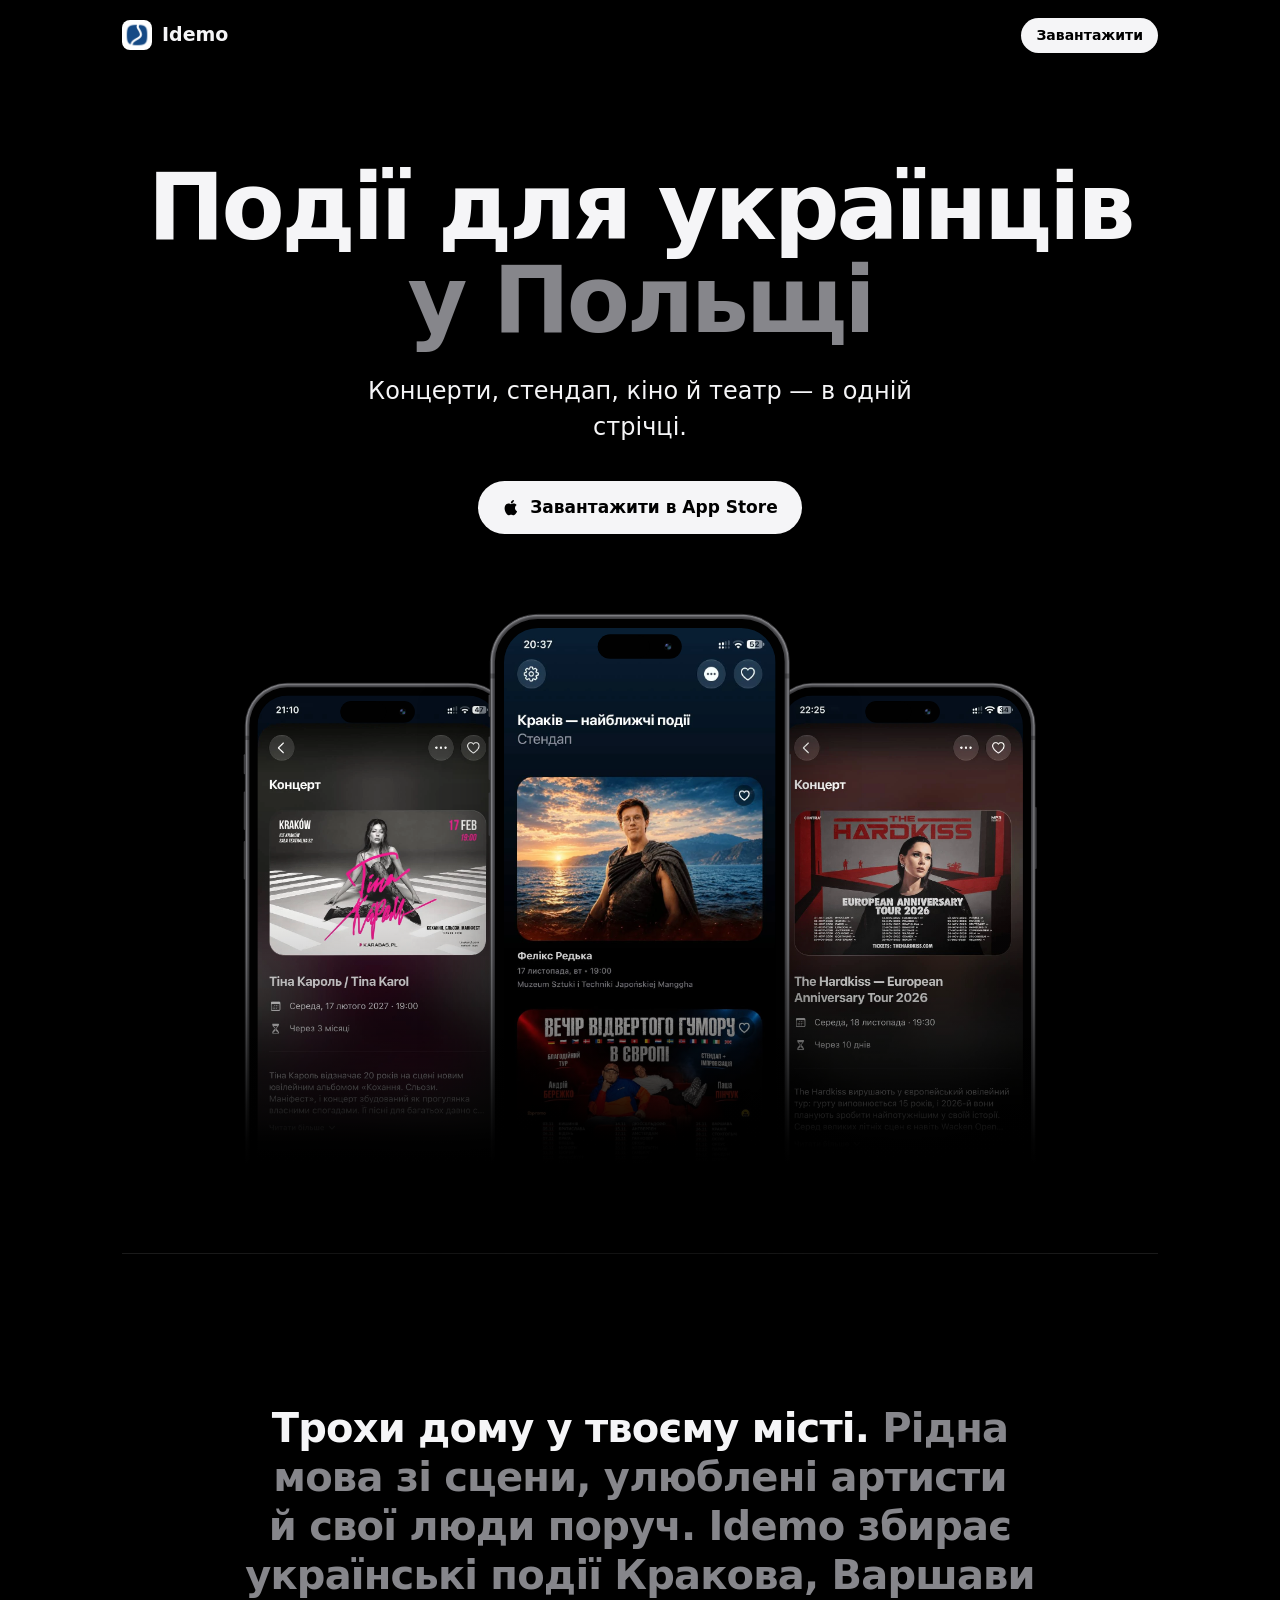
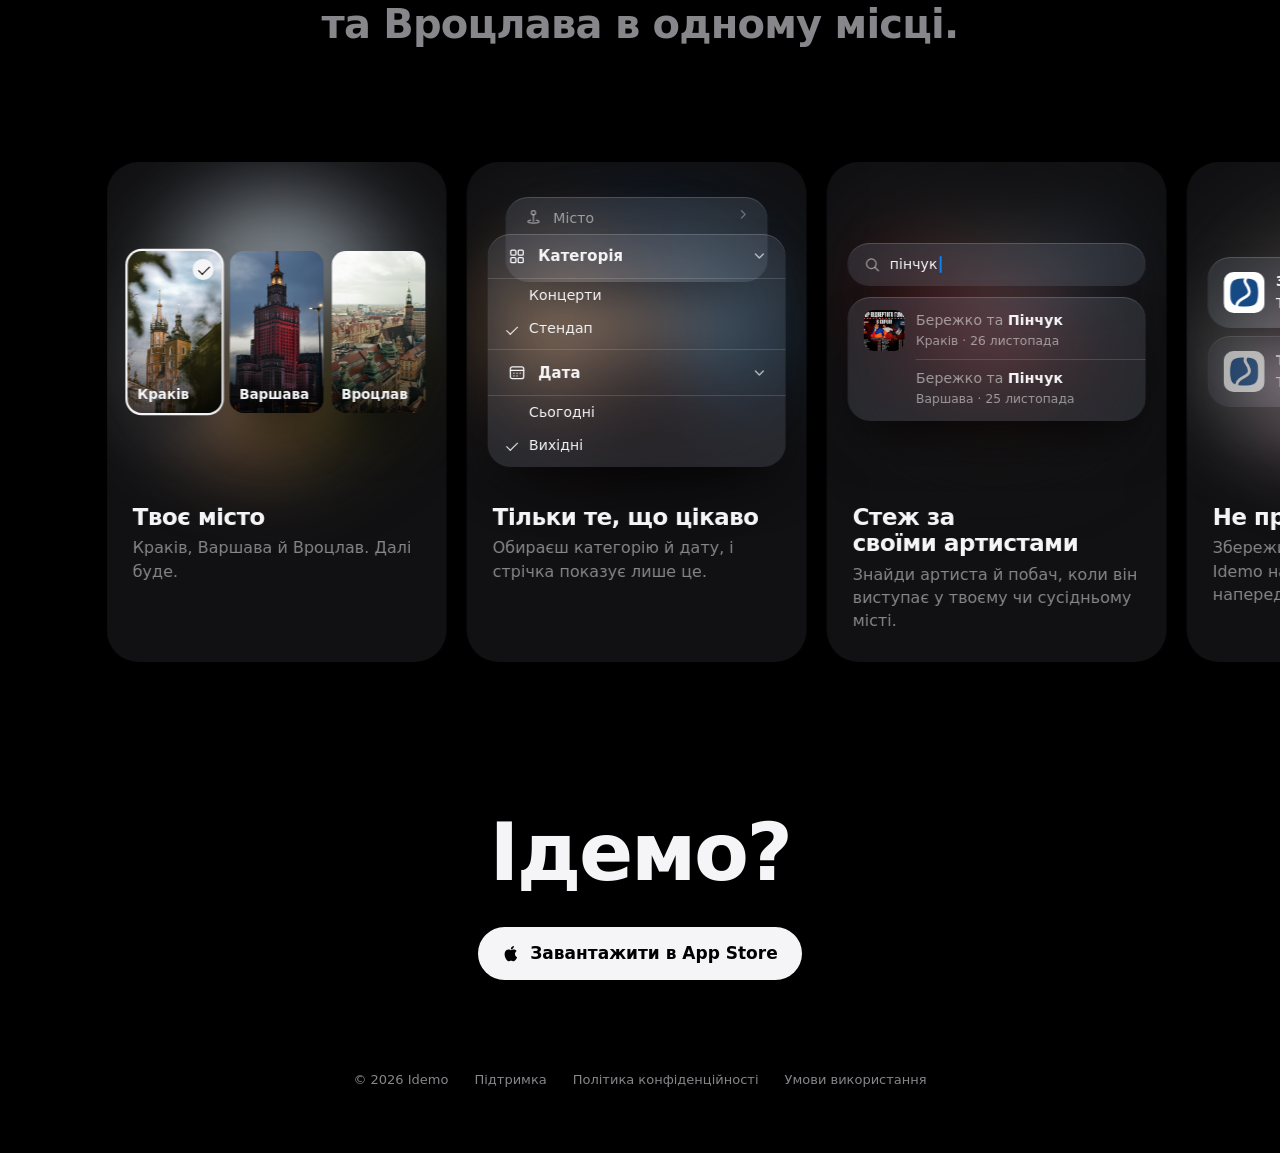
<file: index.html>
<!doctype html>
<html lang="uk">
<script>document.documentElement.classList.add("js")</script>
<head>
<meta charset="utf-8">
<meta name="viewport" content="width=device-width, initial-scale=1, viewport-fit=cover">
<title>Idemo — події для українців у Польщі</title>
<meta name="description" content="Українські концерти, стендап, кіно й театр у Польщі в одній стрічці на iPhone.">
<meta property="og:site_name" content="Idemo">
<meta property="og:title" content="Idemo — події для українців у Польщі">
<meta property="og:description" content="Концерти, стендап, кіно й театр — в одній стрічці.">
<meta property="og:image" content="https://idemoapp.com/icon.png">
<meta name="apple-itunes-app" content="app-id=6831377926">
<meta name="theme-color" content="#000000">
<link rel="icon" href="/favicon.svg" type="image/svg+xml">
<link rel="icon" href="/favicon.png" type="image/png">
<style>
  /* Чорна сцена, білий текст, другий рядок заголовків сірий. Кольору
     немає, крім самих скріншотів. Шрифт системний: на iPhone це SF. */
  :root {
    color-scheme: dark;
    --bg: #000000;
    --text: #f5f5f7;
    --gray: #86868b;
    --line: rgba(255, 255, 255, .1);
    --surface: #111113;
    --raised: #232326;
    --soft: #c7c7cc;
    --font: -apple-system, BlinkMacSystemFont, "SF Pro Display", "SF Pro Text", system-ui, "Segoe UI", Roboto, sans-serif;
  }
  * { box-sizing: border-box; }
  body {
    margin: 0;
    background: var(--bg);
    color: var(--text);
    font-family: var(--font);
    font-size: 19px;
    line-height: 1.47;
    -webkit-font-smoothing: antialiased;
    overflow-x: hidden;
  }
  a { color: inherit; }
  img { max-width: 100%; }
  h1, h2 { margin: 0; text-wrap: balance; font-weight: 700; letter-spacing: -.03em; }
  h1 span, h2 span { display: block; color: var(--gray); }

  .wrap {
    max-width: 1080px;
    margin: 0 auto;
    padding-left: max(22px, env(safe-area-inset-left, 0px));
    padding-right: max(22px, env(safe-area-inset-right, 0px));
  }

  .nav { display: flex; align-items: center; justify-content: space-between; gap: 12px; padding-block: 18px; }
  .brand { display: flex; align-items: center; gap: 10px; font-weight: 600; font-size: 19px; text-decoration: none; }
  .brand img { width: 30px; height: 30px; border-radius: 8px; }
  .pill { background: var(--text); color: #000; border-radius: 999px; padding: 7px 15px; font-size: 14px; font-weight: 600; text-decoration: none; white-space: nowrap; }

  .cta { display: inline-flex; align-items: center; gap: 9px; background: var(--text); color: #000; border-radius: 999px; padding: 14px 24px; font-weight: 600; font-size: 17px; text-decoration: none; transition: transform .2s ease; }
  .cta:hover { transform: scale(1.03); }
  .cta svg { width: 19px; height: 19px; flex: none; }
  a:focus-visible { outline: 2px solid var(--text); outline-offset: 4px; }

  /* ---------- iPhone ----------
     Рамка iPhone 14 Pro з бібліотеки Devices.css v0.2.0 (MIT License,
     github.com/picturepan2/devices.css), у кольорі графіт. Бібліотека
     малює телефон 428×868 точок; тут він масштабується через --s, а
     обгортка .phone займає рівно стільки місця, скільки видно. */
  .phone { --s: .62; position: relative; width: calc(428px * var(--s)); height: calc(868px * var(--s)); flex: none; }
  .device { position: absolute; top: 0; left: 0; width: 428px; height: 868px; transform: scale(var(--s)); transform-origin: 0 0; }
  .device, .device * , .device *::before, .device *::after { box-sizing: border-box; display: block; }
  .device-frame {
    position: relative; z-index: 1;
    width: 428px; height: 868px; padding: 19px;
    background: #010101;
    border: 1px solid #4a4a4d;
    border-radius: 68px;
    box-shadow: inset 0 0 4px 2px #a1a1a6, inset 0 0 0 6px #3a3a3d, 0 60px 120px -40px rgba(0, 0, 0, .9);
  }
  .device-screen { width: 390px; height: 830px; border-radius: 49px; object-fit: cover; object-position: top center; background: #000; }
  .device-stripe::after, .device-stripe::before { content: ""; position: absolute; left: 0; z-index: 9; width: 100%; height: 7px; border: solid rgba(1, 1, 1, .25); border-width: 0 7px; }
  .device-stripe::after { top: 85px; }
  .device-stripe::before { bottom: 85px; }
  .device-header { position: absolute; z-index: 2; top: 29px; left: 50%; width: 120px; height: 35px; margin-left: -60px; border-radius: 20px; background: #010101; }
  .device-sensors::after, .device-sensors::before { content: ""; position: absolute; z-index: 3; }
  .device-sensors::after { top: 30px; left: 50%; width: 74px; height: 33px; margin-left: -60px; border-radius: 17px; background: #010101; }
  .device-sensors::before { top: 42px; left: 50%; width: 9px; height: 9px; margin-left: 36px; border-radius: 50%; background: radial-gradient(farthest-corner at 20% 20%, #6074bf 0, transparent 40%), radial-gradient(farthest-corner at 80% 80%, #513785 0, #24555e 20%, transparent 50%); box-shadow: 0 0 1px 1px rgba(255, 255, 255, .05); }
  .device-btns { position: absolute; top: 115px; left: -2px; width: 3px; height: 32px; border-radius: 2px; background: #4a4a4d; }
  .device-btns::after, .device-btns::before { content: ""; position: absolute; left: 0; width: 3px; height: 62px; border-radius: 2px; background: #4a4a4d; }
  .device-btns::after { top: 60px; }
  .device-btns::before { top: 140px; }
  .device-power { position: absolute; top: 200px; right: -2px; width: 3px; height: 100px; border-radius: 2px; background: #4a4a4d; }

  /* ---------- Перший екран ---------- */
  .hero { text-align: center; }
  .hero h1 { font-size: clamp(46px, 8vw, 92px); line-height: 1.02; font-weight: 800; letter-spacing: -.035em; margin-top: 90px; }
  .hero p { color: var(--text); font-size: clamp(19px, 2.2vw, 24px); margin: 26px auto 36px; max-width: 26em; }
  /* Три телефони: посередині стрічка, по боках дві сторінки концертів,
     трохи менші й заховані краєм за середній, низ на одній лінії.
     Розмір усієї трійки задає --k: на компʼютері 1, на вужчих екранах —
     ширина екрана мінус по 12 точок з боків, поділена на ширину трійки
     при --k = 1 (792 точки). Ділити довжину на довжину CSS вміє лише
     через tan(atan2(a, b)) = a / b; старі браузери, що цього не знають,
     беруть запасне .43. */
  .trio { --k: 1; position: relative; display: flex; justify-content: center; align-items: flex-end; margin-top: 80px; }
  /* Низ телефонів тане в чорному, як було з двома телефонами. Проміжні
     точки роблять перехід плавним, без помітної межі, де він починається.
     Повністю чорне вже нижче 84%: там ховаються кнопки «Відвідати». */
  .trio::after { content: ""; position: absolute; left: 0; right: 0; bottom: -1px; height: 60%; z-index: 3; pointer-events: none; background: linear-gradient(rgba(0, 0, 0, 0), rgba(0, 0, 0, .05) 14%, rgba(0, 0, 0, .17) 28%, rgba(0, 0, 0, .37) 42%, rgba(0, 0, 0, .62) 56%, rgba(0, 0, 0, .84) 68%, rgba(0, 0, 0, .97) 78%, var(--bg) 84%); }
  .trio .phone { --s: calc(.62 * var(--k)); }
  .trio .phone.mid { --s: calc(.7 * var(--k)); position: relative; z-index: 2; margin-inline: calc(-20px * var(--k)); }

  /* Тонка риска між телефонами й текстом, як розділювачі на apple.com:
     у ширину тексту сторінки, не на весь екран. */
  .rule { height: 1px; margin: 32px 0 0; border: 0; background: var(--line); }

  /* Коротко про Idemo перед картками: великий текст, перша думка біла,
     друга сіра, як на сторінках Apple. */
  .intro { padding-block: 150px 110px; }
  .intro p { margin: 0 auto; max-width: 22em; text-align: center; font-size: clamp(26px, 3.6vw, 40px); line-height: 1.22; font-weight: 600; letter-spacing: -.02em; text-wrap: balance; }
  .intro span { color: var(--gray); }

  /* ---------- Картки-ілюстрації ----------
     Пʼять карток в один ряд — звичайна горизонтальна прокрутка з
     краями. Сам ряд повільно пливе до останньої картки, там плавно
     сповільнюється й пливе назад до першої, і так по колу. Пальцем і
     тачпадом його гортає сам браузер, з рідною інерцією. Скрипт лише
     зсуває прокрутку, коли її ніхто не чіпає. Смуга прокрутки схована.
     overscroll-behavior-x: none вимикає «пружину» iPhone: ряд упирається
     в край, а не заїжджає за останню картку в порожнечу. */
  .rail { overflow-x: auto; overflow-y: hidden; overscroll-behavior-x: none; scrollbar-width: none; padding-block: 4px 40px; padding-left: max(22px, env(safe-area-inset-left, 0px), calc((100% - 1036px) / 2)); }
  .rail::-webkit-scrollbar { display: none; }
  /* Відступ після останньої картки такий самий, як перед першою; його
     ставить скрипт (--end), бо відсотки тут рахуються від іншої ширини.
     will-change — для дробового зсуву, меншого за точку. */
  .track { display: flex; gap: 20px; width: max-content; padding-right: var(--end, 22px); cursor: grab; user-select: none; -webkit-user-select: none; will-change: transform; }
  .track.dragging { cursor: grabbing; }
  .track img { -webkit-user-drag: none; }
  /* Ширина картки задана саме як width, а не лише як flex-basis: Safari
     рахує довжину стрічки (width: max-content) за вмістом карток, тобто за
     текстом в один рядок, і без явної ширини стрічка виходила довшою за
     самі картки — після останньої лишалась порожнеча. */
  .card { flex: none; width: min(340px, 76vw); background: var(--surface); border-radius: 32px; overflow: hidden; display: flex; flex-direction: column; }
  /* position: relative — щоб текст лежав над світлом ілюстрації, яке
     заходить під нього. */
  .card-text { position: relative; padding: 2px 26px 30px; }
  .card h3 { margin: 0; font-size: 23px; line-height: 1.15; font-weight: 700; letter-spacing: -.022em; text-wrap: balance; }
  .card p { margin: 6px 0 0; color: var(--gray); font-size: 16px; line-height: 1.45; }

  /* ---------- Єдина мова ілюстрацій ----------
     Кожна ілюстрація збудована за одним рецептом:
     1. Сцена — квадрат угорі картки. Усі розміри всередині в em від
        ширини сцени, тож на телефоні вся композиція зменшується разом,
        а не розсипається.
     2. Світло — розмитий постер події, про яку картка, як тло сторінки
        події в самому застосунку. Колір щоразу свій, рецепт той самий.
     3. Матеріал — одне матове скло для всіх панелей: меню, сповіщення,
        пошуку, карти. Ті самі заокруглення й та сама тінь. Скло без
        backdrop-filter: під ним і так лише розмите світло, а живе
        розмиття на кожному кадрі робило гортання на iPhone ривками.
     4. Акцент — білий. Синій лише там, де він означає «ти» на карті. */
  .art {
    --glass-bg: rgba(120, 128, 145, .22);
    --glass-edge: inset 0 1px 0 rgba(255, 255, 255, .16);
    --lift: 0 1.9em 3.8em -1.5em rgba(0, 0, 0, .85);
    --r: 1.6em;
    --r-sm: 1em;
    --dim: rgba(245, 245, 247, .55);
    position: relative; isolation: isolate;
    aspect-ratio: 1 / 1; max-width: 100%;
    container-type: inline-size;
    display: grid; place-items: center;
  }
  .scene { font-size: calc(100cqw / 24); width: 21em; position: relative; }
  /* Світло — сам постер, розмитий браузером. Ряд гортає сам iPhone як
     звичайну прокрутку, тож розмиття малюється один раз, а не на
     кожному кадрі. (Готові розмиті картинки пробували 09.11 — на iPhone
     світло виходило з чіткою межею, тож повернулись до цього.) */
  .art::before {
    content: ""; position: absolute; inset: 12% 10%; z-index: -1;
    border-radius: 50%;
    background: var(--glow);
    filter: blur(44px) saturate(1.5);
    opacity: .7;
  }
  .glass {
    background: var(--glass-bg);
    box-shadow: var(--glass-edge), var(--lift);
    border-radius: var(--r);
  }
  .ic { width: 1.25em; height: 1.25em; stroke: currentColor; fill: none; stroke-width: 1.7; stroke-linecap: round; stroke-linejoin: round; flex: none; }
  .ic.chev { width: .9em; height: .9em; stroke-width: 2.4; opacity: .7; margin-left: auto; }
  /* Галочка обраного — однакова в меню й на місті. */
  .check { position: relative; }
  .check::before { content: ""; position: absolute; width: .7em; height: .36em; border: solid currentColor; border-width: 0 0 .13em .13em; transform: rotate(-45deg); }

  /* 1. Місто: ті самі фото-картки, що у вступі застосунку. */
  .cities { display: grid; grid-template-columns: repeat(3, 1fr); gap: .6em; }
  .city { position: relative; aspect-ratio: 3 / 5.2; border-radius: var(--r-sm); overflow: hidden; background: var(--raised) center / cover no-repeat; box-shadow: var(--lift); }
  .city::after { content: ""; position: absolute; inset: 0; background: linear-gradient(180deg, transparent 45%, rgba(0, 0, 0, .75)); }
  .city span { position: absolute; z-index: 1; left: .7em; bottom: .65em; font-weight: 600; font-size: .95em; }
  .city.on { box-shadow: 0 0 0 .16em var(--text), var(--lift); }
  .city.on i { position: absolute; z-index: 1; top: .55em; right: .55em; width: 1.5em; height: 1.5em; border-radius: 50%; background: var(--text); color: #000; }
  .city.on i::before { left: .42em; top: .5em; }

  /* 2. Категорія й дата: скляне меню, як у застосунку. Позаду визирає
     батьківське меню з «Містом». */
  .menu-wrap { padding-top: 2.6em; position: relative; }
  .menu-back { position: absolute; top: 0; left: 6%; right: 6%; height: 6em; padding: .8em 1.3em; display: flex; align-items: flex-start; gap: .8em; color: var(--dim); }
  .menu { position: relative; padding-bottom: .4em; }
  .menu-head { display: flex; align-items: center; gap: .8em; padding: .75em 1.3em; font-weight: 600; font-size: 1.06em; }
  .menu-head + .menu-item { border-top: .5px solid rgba(255, 255, 255, .14); }
  .menu-item + .menu-head { border-top: .5px solid rgba(255, 255, 255, .14); margin-top: .3em; }
  .menu-item { padding: .42em 1.3em .42em 2.9em; }
  .menu-item.check::before { left: 1.3em; top: .95em; }

  /* 3. Пошук: рядок пошуку з іменем, набраним із помилкою, і нижче
     знахідки в різних містах. Збіг підсвічено білим, як у пошуку iOS. */
  .search { display: flex; align-items: center; gap: .6em; height: 3em; padding: 0 1.1em; border-radius: 999px; }
  .search .ic { color: var(--dim); }
  .caret { width: 2px; height: 1.2em; margin-left: -.45em; background: #0a84ff; border-radius: 1px; animation: blink 1.1s steps(1) infinite; }
  @keyframes blink { 50% { opacity: 0; } }
  .results { margin-top: .8em; padding: .35em 0; }
  .result { display: grid; grid-template-columns: 2.9em 1fr; gap: .8em; align-items: center; padding: .55em 1.1em; }
  .result + .result { border-top: .5px solid rgba(255, 255, 255, .14); margin-left: 4.8em; padding-left: 0; grid-template-columns: 1fr; }
  .result + .result .thumb { display: none; }
  .thumb { width: 2.9em; height: 2.9em; border-radius: .7em; background: url(/img/feed-standup.webp) 50% 88.4% / 173.6% auto no-repeat; }
  .result b { font-weight: 600; }
  .result .hit { color: var(--dim); }
  .result small { display: block; font-size: .875em; color: var(--dim); margin-top: .1em; }

  /* 4. Нагадування: два банери, як на заблокованому екрані, — свіже
     «напередодні» і давніше «за тиждень». */
  .note { display: grid; grid-template-columns: 2.9em 1fr; gap: .8em; align-items: center; padding: 1em 1.1em; }
  .note img { width: 2.9em; height: 2.9em; border-radius: .7em; display: block; }
  .note-top { display: flex; justify-content: space-between; gap: .5em; font-size: .9em; color: var(--dim); }
  .note-top b { color: var(--text); font-weight: 600; font-size: 1.1em; }
  .note-body { margin-top: .1em; }
  .notes { display: grid; gap: .6em; }
  /* Старіше сповіщення трохи притухле, як у списку на заблокованому екрані. */
  .note.old { opacity: .6; }

  /* 5. Маршрут, як у Картах: синя крапка — ти, пунктир пішого шляху,
     на кінці постер події міткою, посередині час дороги. Карта — та
     сама скляна панель, лише з тихою сіткою крапок замість вулиць. */
  .route { width: 19em; position: relative; aspect-ratio: 330 / 320; overflow: hidden; background-image: radial-gradient(rgba(255, 255, 255, .09) 1px, transparent 1.4px); background-size: 1.1em 1.1em; }
  .route > svg { position: absolute; inset: 0; width: 100%; height: 100%; }
  .me { position: absolute; left: 18%; top: 82%; width: 1.25em; height: 1.25em; margin: -.625em 0 0 -.625em; border-radius: 50%; background: #0a84ff; border: .22em solid #fff; box-shadow: 0 0 0 1em rgba(10, 132, 255, .18), 0 .25em .6em rgba(0, 0, 0, .5); }
  .dest { position: absolute; left: 76%; top: 42%; transform: translate(-50%, -100%); display: flex; flex-direction: column; align-items: center; gap: .35em; }
  .dest .poster { width: 3.4em; height: 3.4em; border-radius: var(--r-sm); border: .19em solid #fff; background: url(/img/event.webp) no-repeat; background-size: calc(100% * 828 / 300) auto; background-position: 50% 26.8%; box-shadow: 0 .6em 1.5em rgba(0, 0, 0, .6); }
  .dest small { font-size: .8em; font-weight: 600; text-shadow: 0 1px 6px rgba(0, 0, 0, .8); white-space: nowrap; }
  .eta { position: absolute; left: 42%; top: 58%; transform: translate(-50%, -50%); display: inline-flex; align-items: center; gap: .45em; padding: .5em .9em; border-radius: 999px; font-size: .95em; font-weight: 600; white-space: nowrap; }
  /* Капсула лежить на склі карти, тож скло тут щільніше, щоб читалось. */
  .eta { --glass-bg: rgba(52, 52, 58, .85); }
  .eta .ic { width: 1.1em; height: 1.1em; }

  @media (prefers-reduced-motion: reduce) { .caret { animation: none; } }

  .final { text-align: center; padding-block: 110px 64px; }
  .final h2 { font-size: clamp(46px, 7vw, 80px); line-height: 1; margin-bottom: 34px; font-weight: 800; }
  .foot { display: flex; flex-wrap: wrap; justify-content: center; gap: 10px 26px; margin-top: 90px; color: var(--gray); font-size: 13px; }
  .foot a { color: var(--gray); text-decoration: none; }
  .foot a:hover { color: var(--text); }

  @media (max-width: 860px) {
    .hero h1 { margin-top: 56px; }
    .trio { --k: .43; --k: min(1, tan(atan2(100vw - 24px, 792px))); margin-top: 56px; }
    .intro { padding-block: 90px 70px; }
  }

  /* Ледь помітна поява блоків: при прокрутці вони виринають на 24 точки
     знизу й проявляються. Ховаються лише коли працює скрипт, тож без
     нього все видно одразу. */
  .js .reveal { opacity: 0; transform: translateY(24px); transition: opacity .9s ease, transform .9s cubic-bezier(.2, .7, .2, 1); }
  .js .reveal.in { opacity: 1; transform: none; }
  @media (prefers-reduced-motion: reduce) {
    .cta { transition: none; }
    .js .reveal { transform: none; transition: opacity .6s ease; }
  }
</style>
</head>
<body>

<header class="hero">
  <div class="wrap">
    <nav class="nav">
      <a class="brand" href="/"><img src="/icon.png" alt="">Idemo</a>
      <a class="pill" href="https://apps.apple.com/app/id6831377926">Завантажити</a>
    </nav>
    <h1>Події для українців<span>у Польщі</span></h1>
    <p>Концерти, стендап, кіно й театр — в одній стрічці.</p>
    <a class="cta" href="https://apps.apple.com/app/id6831377926"><svg viewBox="0 0 24 24" fill="currentColor" aria-hidden="true"><path d="M16.4 12.6c0-2.4 2-3.6 2.1-3.7-1.1-1.7-2.9-1.9-3.5-1.9-1.5-.2-2.9.9-3.7.9-.8 0-1.9-.9-3.2-.8-1.6 0-3.2 1-4 2.5-1.7 3-.4 7.4 1.2 9.8.8 1.2 1.8 2.5 3 2.4 1.2 0 1.7-.8 3.2-.8 1.5 0 1.9.8 3.2.8 1.3 0 2.2-1.2 3-2.4.9-1.4 1.3-2.7 1.3-2.8-.1 0-2.6-1-2.6-4zM14 5.4c.7-.8 1.1-1.9 1-3-1 0-2.1.7-2.8 1.5-.6.7-1.2 1.8-1 2.9 1.1.1 2.1-.6 2.8-1.4z"/></svg>Завантажити в App Store</a>
  </div>
  <div class="trio" aria-hidden="true">
    <div class="phone"><div class="device"><div class="device-frame"><img class="device-screen" src="/img/event.webp" alt=""></div><div class="device-stripe"></div><div class="device-header"></div><div class="device-sensors"></div><div class="device-btns"></div><div class="device-power"></div></div></div>
    <div class="phone mid"><div class="device"><div class="device-frame"><img class="device-screen" src="/img/feed-standup.webp" alt=""></div><div class="device-stripe"></div><div class="device-header"></div><div class="device-sensors"></div><div class="device-btns"></div><div class="device-power"></div></div></div>
    <div class="phone"><div class="device"><div class="device-frame"><img class="device-screen" src="/img/event-hardkiss.webp" alt=""></div><div class="device-stripe"></div><div class="device-header"></div><div class="device-sensors"></div><div class="device-btns"></div><div class="device-power"></div></div></div>
  </div>
</header>

<main>

  <div class="wrap"><hr class="rule"></div>

  <section class="intro wrap">
    <p class="reveal">Трохи дому у твоєму місті. <span>Рідна мова зі сцени, улюблені артисти й свої люди поруч. Idemo збирає українські події Кракова, Варшави та Вроцлава в одному місці.</span></p>
  </section>

  <div class="rail reveal">
  <div class="track" id="track">

    <article class="card">
      <div class="art" style="--glow: url(/img/city-krakow.jpg) center / cover" aria-hidden="true">
        <div class="scene cities">
          <div class="city on" style="background-image:url(/img/city-krakow.jpg)"><i class="check"></i><span>Краків</span></div>
          <div class="city" style="background-image:url(/img/city-warszawa.jpg)"><span>Варшава</span></div>
          <div class="city" style="background-image:url(/img/city-wroclaw.jpg)"><span>Вроцлав</span></div>
        </div>
      </div>
      <div class="card-text">
        <h3>Твоє місто</h3>
        <p>Краків, Варшава й Вроцлав. Далі буде.</p>
      </div>
    </article>

    <article class="card">
      <div class="art" style="--glow: url(/img/feed-standup.webp) 50% 31.5% / 111% auto no-repeat" aria-hidden="true">
        <div class="scene menu-wrap">
          <div class="menu-back glass">
            <svg class="ic" viewBox="0 0 24 24"><circle cx="12" cy="6.5" r="2.8"/><path d="M12 9.3V18"/><path d="M8 16.5c-2.2.4-3.5 1.1-3.5 1.9 0 1.2 3.4 2.1 7.5 2.1s7.5-.9 7.5-2.1c0-.8-1.3-1.5-3.5-1.9"/></svg>
            Місто
            <svg class="ic chev" viewBox="0 0 24 24"><path d="M9 5l7 7-7 7"/></svg>
          </div>
          <div class="menu glass">
            <div class="menu-head">
              <svg class="ic" viewBox="0 0 24 24"><rect x="4" y="4" width="6.5" height="6.5" rx="1.5"/><rect x="13.5" y="4" width="6.5" height="6.5" rx="1.5"/><rect x="4" y="13.5" width="6.5" height="6.5" rx="1.5"/><rect x="13.5" y="13.5" width="6.5" height="6.5" rx="1.5"/></svg>
              Категорія
              <svg class="ic chev" viewBox="0 0 24 24"><path d="M5 9l7 7 7-7"/></svg>
            </div>
            <div class="menu-item">Концерти</div>
            <div class="menu-item check">Стендап</div>
            <div class="menu-head">
              <svg class="ic" viewBox="0 0 24 24"><rect x="3.5" y="5" width="17" height="15" rx="2.5"/><path d="M3.5 9.5h17"/><path d="M8 13h.01M12 13h.01M16 13h.01M8 16.5h.01M12 16.5h.01"/></svg>
              Дата
              <svg class="ic chev" viewBox="0 0 24 24"><path d="M5 9l7 7 7-7"/></svg>
            </div>
            <div class="menu-item">Сьогодні</div>
            <div class="menu-item check">Вихідні</div>
          </div>
        </div>
      </div>
      <div class="card-text">
        <h3>Тільки те, що цікаво</h3>
        <p>Обираєш категорію й дату, і стрічка показує лише це.</p>
      </div>
    </article>

    <article class="card">
      <div class="art" style="--glow: url(/img/feed-standup.webp) 50% 98.3% / 111% auto no-repeat" aria-hidden="true">
        <div class="scene">
          <div class="search glass">
            <svg class="ic" viewBox="0 0 24 24"><circle cx="10.5" cy="10.5" r="6.5"/><path d="M15.5 15.5L20 20"/></svg>
            пінчук<span class="caret"></span>
          </div>
          <div class="results glass">
            <div class="result">
              <span class="thumb"></span>
              <div><span class="hit">Бережко та </span><b>Пінчук</b><small>Краків · 26 листопада</small></div>
            </div>
            <div class="result">
              <span class="thumb"></span>
              <div><span class="hit">Бережко та </span><b>Пінчук</b><small>Варшава · 25 листопада</small></div>
            </div>
          </div>
        </div>
      </div>
      <div class="card-text">
        <h3>Стеж за своїми артистами</h3>
        <p>Знайди артиста й побач, коли він виступає у твоєму чи сусідньому місті.</p>
      </div>
    </article>

    <article class="card">
      <div class="art" style="--glow: url(/img/event.webp) 50% 26% / 111% auto no-repeat" aria-hidden="true">
        <div class="scene notes">
          <div class="note glass">
            <img src="/icon.png" alt="">
            <div>
              <div class="note-top"><b>Завтра о 19:00</b><span>зараз</span></div>
              <div class="note-body">Тіна Кароль · ICE Kraków</div>
            </div>
          </div>
          <div class="note old glass">
            <img src="/icon.png" alt="">
            <div>
              <div class="note-top"><b>Тиждень до події</b><span>10 лют.</span></div>
              <div class="note-body">Тіна Кароль · 17 лютого</div>
            </div>
          </div>
        </div>
      </div>
      <div class="card-text">
        <h3>Не пропусти</h3>
        <p>Збережи подію сердечком, і Idemo нагадає за тиждень і напередодні.</p>
      </div>
    </article>

    <article class="card">
      <div class="art" style="--glow: url(/img/event.webp) 50% 26% / 111% auto no-repeat" aria-hidden="true">
        <div class="scene route glass">
          <svg viewBox="0 0 330 320" aria-hidden="true">
            <path d="M59 262 C112 262 120 214 152 192 S232 172 251 128" fill="none" stroke="rgba(10,132,255,.22)" stroke-width="16" stroke-linecap="round"/>
            <path d="M59 262 C112 262 120 214 152 192 S232 172 251 128" fill="none" stroke="#0a84ff" stroke-width="8" stroke-linecap="round" stroke-dasharray="0 15"/>
          </svg>
          <span class="me"></span>
          <div class="dest"><span class="poster"></span><small>ICE Kraków</small></div>
          <span class="eta glass"><svg class="ic" viewBox="0 0 24 24"><circle cx="13.5" cy="4.5" r="2"/><path d="M10 21l2-6 3 3v3M8.5 11.5L11 8l3 1 2 3 2.5 1M11 8l-1.5 5.5"/></svg>12 хв</span>
        </div>
      </div>
      <div class="card-text">
        <h3>Що поруч</h3>
        <p>Усі події міста на карті — одразу видно, що відбувається поруч із тобою.</p>
      </div>
    </article>

  </div>

  </div>

  <section class="final wrap">
    <div class="reveal">
    <h2>Ідемо?</h2>
    <a class="cta" href="https://apps.apple.com/app/id6831377926"><svg viewBox="0 0 24 24" fill="currentColor" aria-hidden="true"><path d="M16.4 12.6c0-2.4 2-3.6 2.1-3.7-1.1-1.7-2.9-1.9-3.5-1.9-1.5-.2-2.9.9-3.7.9-.8 0-1.9-.9-3.2-.8-1.6 0-3.2 1-4 2.5-1.7 3-.4 7.4 1.2 9.8.8 1.2 1.8 2.5 3 2.4 1.2 0 1.7-.8 3.2-.8 1.5 0 1.9.8 3.2.8 1.3 0 2.2-1.2 3-2.4.9-1.4 1.3-2.7 1.3-2.8-.1 0-2.6-1-2.6-4zM14 5.4c.7-.8 1.1-1.9 1-3-1 0-2.1.7-2.8 1.5-.6.7-1.2 1.8-1 2.9 1.1.1 2.1-.6 2.8-1.4z"/></svg>Завантажити в App Store</a>
    </div>
    <div class="foot">
      <span>© 2026 Idemo</span>
      <a href="/support.html">Підтримка</a>
      <a href="/privacy.html">Політика конфіденційності</a>
      <a href="/terms.html">Умови використання</a>
    </div>
  </section>

</main>

<script>
  // Поява блоків: щойно блок на десяту частину заїхав в екран, він
  // проявляється, і за ним більше не стежимо.
  (function () {
    var els = document.querySelectorAll(".reveal");
    if (!("IntersectionObserver" in window)) {
      els.forEach(function (el) { el.classList.add("in"); });
      return;
    }
    var io = new IntersectionObserver(function (entries) {
      entries.forEach(function (e) {
        if (e.isIntersecting) { e.target.classList.add("in"); io.unobserve(e.target); }
      });
    }, { threshold: 0.1, rootMargin: "0px 0px -6% 0px" });
    els.forEach(function (el) { io.observe(el); });
  })();

  // Ряд карток туди-назад на звичайній горизонтальній прокрутці.
  //
  // Власний хід — 12 точок за секунду: до кінця ряду, потім назад до
  // початку. За 60 точок до краю хід плавно сповільнюється, тож розворот
  // мʼякий. Прокрутка вміє лише цілі точки, тому дробова частина йде в
  // transform стрічки (менше точки), і рух лишається плавним.
  //
  // Пальцем, тачпадом і колесом ряд гортає сам браузер; мишею — скрипт,
  // з інерцією. Поки людина гортає і ще чверть секунди після, власний хід
  // стоїть, потім за секунду плавно рушає. Тим, хто вимкнув анімації в
  // системі, ряд сам не рухається.
  (function () {
    var track = document.getElementById("track");
    var rail = track.parentNode;

    var SPEED = 0.012;              // точок за мс
    var EASE = 60;                  // за скільки точок до краю сповільнюватись
    var calm = matchMedia("(prefers-reduced-motion: reduce)");
    var max = 0;                    // найбільша позиція прокрутки
    var pos = 0, dir = 1;           // бажана позиція з дробом і напрямок
    var whole = NaN;                // ціла позиція, яку скрипт записав останньою
    var written = 0;                // що після цього показує scrollLeft
    var shift = 0;                  // дробовий зсув стрічки через transform
    var auto = 1, v = 0;            // розгін власного ходу; інерція миші
    var touching = false, quietUntil = 0, mouse = null;

    function setShift(f) {
      if (Math.abs(f - shift) < 0.01) return;
      shift = f;
      track.style.transform = f ? "translate3d(" + (-f) + "px,0,0)" : "";
    }
    // На екранах з дробовими точками scrollLeft може повернути не рівно
    // те, що записали, тому порівнюємо з тим, що записали, а зсув рахуємо
    // від того, що повернулось.
    function write() {
      var w = Math.floor(pos);
      if (w !== whole) { whole = w; rail.scrollLeft = w; written = rail.scrollLeft; }
      setShift(pos - written);
    }
    function clamp() {
      if (pos >= max) { pos = max; dir = -1; }
      if (pos <= 0) { pos = 0; dir = 1; }
    }
    function measure() {
      track.style.setProperty("--end", getComputedStyle(rail).paddingLeft);
      max = Math.max(0, rail.scrollWidth - rail.clientWidth);
      clamp(); whole = NaN; write();
    }
    measure();
    addEventListener("resize", measure);

    // Будь-яка прокрутка, якої не робив скрипт, — це людина (палець,
    // інерція після нього, тачпад): беремо її позицію за свою.
    function hold() { quietUntil = performance.now() + 250; }
    function takeOver() { hold(); written = rail.scrollLeft; whole = NaN; pos = Math.min(max, Math.max(0, written)); setShift(0); }
    rail.addEventListener("scroll", function () {
      if (Math.abs(rail.scrollLeft - written) > 1) takeOver();
    }, { passive: true });
    rail.addEventListener("touchstart", function () { touching = true; setShift(0); pos = written; }, { passive: true });
    function untouch() { touching = false; hold(); }
    rail.addEventListener("touchend", untouch, { passive: true });
    rail.addEventListener("touchcancel", untouch, { passive: true });

    // Миша: тягнемо прокрутку самі, після відпускання — інерція.
    track.addEventListener("pointerdown", function (e) {
      if (e.pointerType !== "mouse" || e.button !== 0) return;
      mouse = { x: e.clientX, t: e.timeStamp };
      v = 0;
      track.setPointerCapture(e.pointerId);
      track.classList.add("dragging");
    });
    track.addEventListener("pointermove", function (e) {
      if (!mouse) return;
      var dx = e.clientX - mouse.x, dt = Math.max(1, e.timeStamp - mouse.t);
      pos -= dx; v = 0.8 * (dx / dt) + 0.2 * v;
      mouse.x = e.clientX; mouse.t = e.timeStamp;
      clamp(); write(); hold();
    });
    function release(e) {
      if (!mouse) return;
      if (e.timeStamp - mouse.t > 80) v = 0;
      mouse = null;
      track.classList.remove("dragging");
    }
    track.addEventListener("pointerup", release);
    track.addEventListener("pointercancel", release);

    var last = performance.now();
    function frame(now) {
      var dt = Math.min(64, now - last);
      last = now;
      // Подія scroll може запізнитись на кадр — перевіряємо й тут.
      if (!mouse && Math.abs(rail.scrollLeft - written) > 1) takeOver();
      if (touching || mouse || now < quietUntil) {
        auto = 0;
      } else {
        auto = Math.min(1, auto + dt / 1000);
        if (v) {
          pos -= v * dt;
          v *= Math.pow(0.95, dt / 16);
          if (Math.abs(v) < 0.001) v = 0;
        }
        if (!calm.matches && max > 0) {
          var edge = dir > 0 ? max - pos : pos;
          var ease = 0.3 + 0.7 * Math.min(1, edge / EASE);
          pos += dir * SPEED * auto * ease * dt;
        }
        clamp(); write();
      }
      requestAnimationFrame(frame);
    }
    requestAnimationFrame(frame);
  })();
</script>

</body>
</html>
</file>
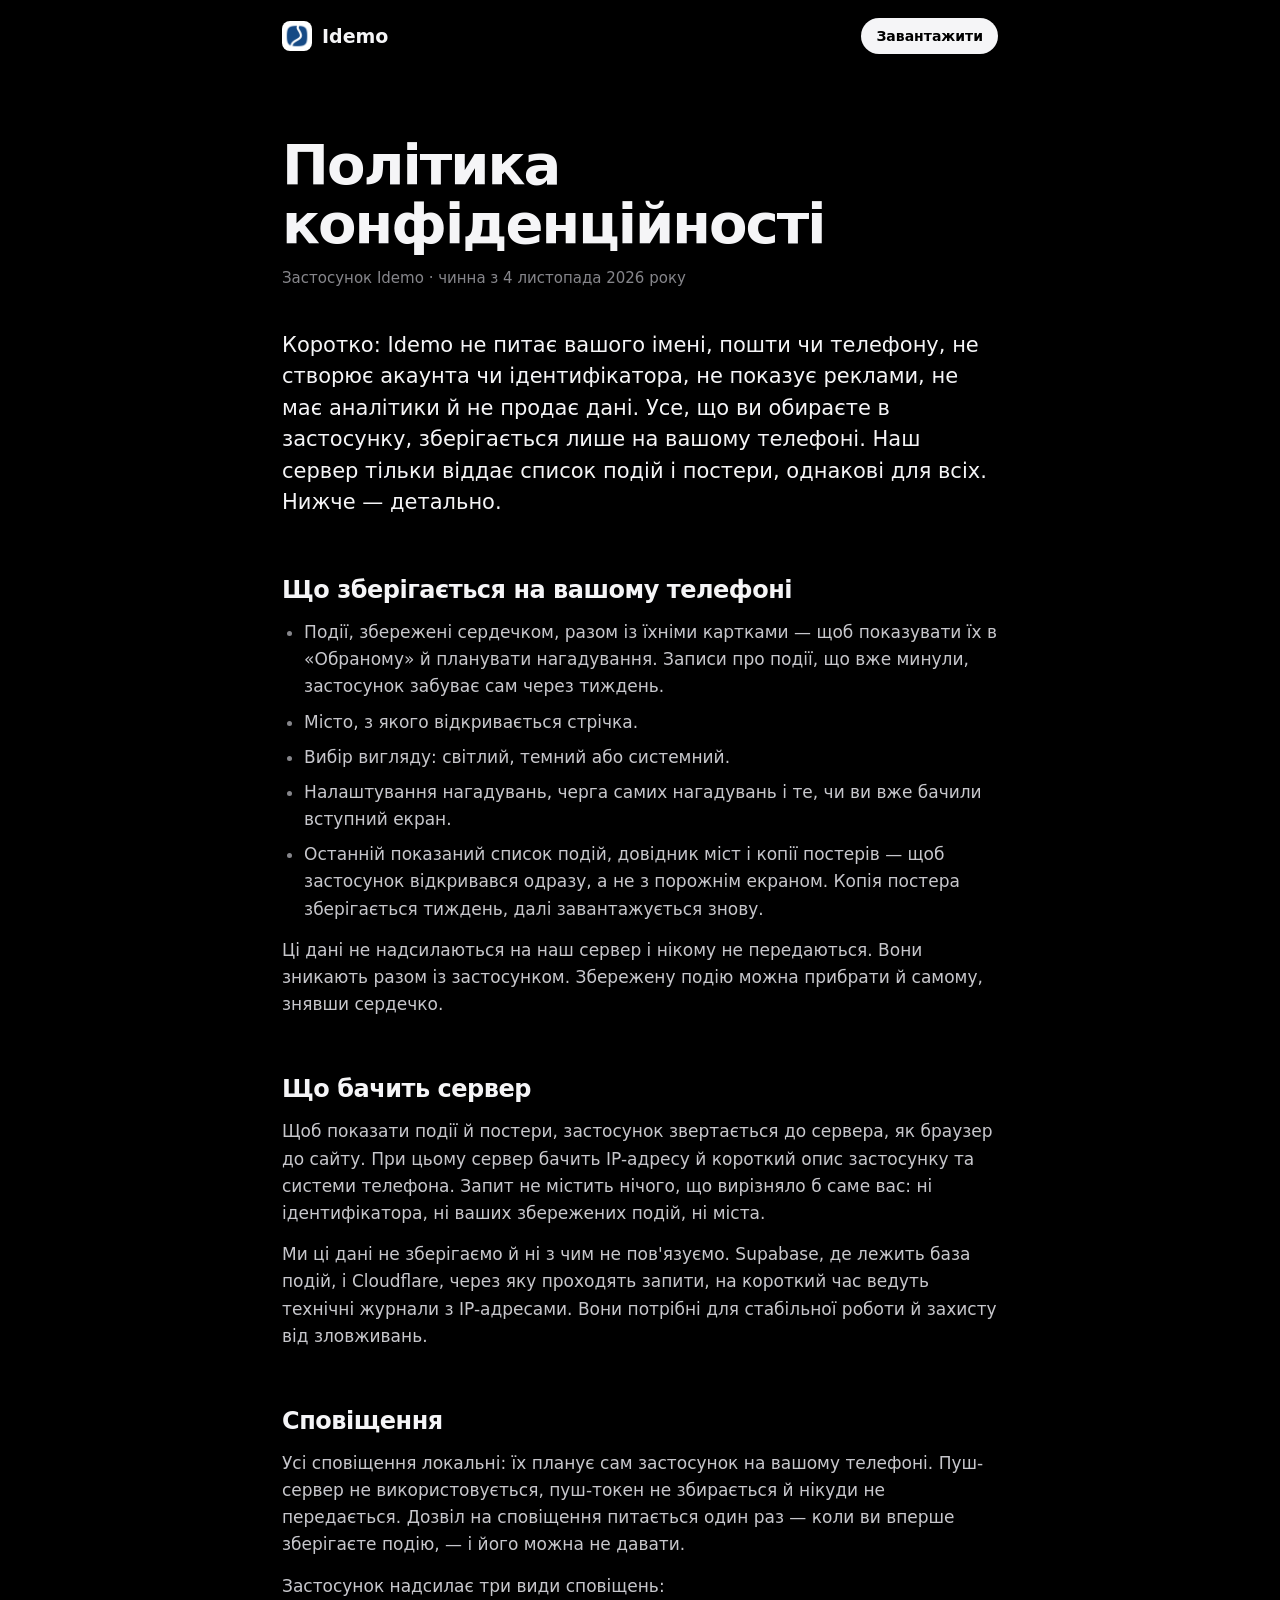
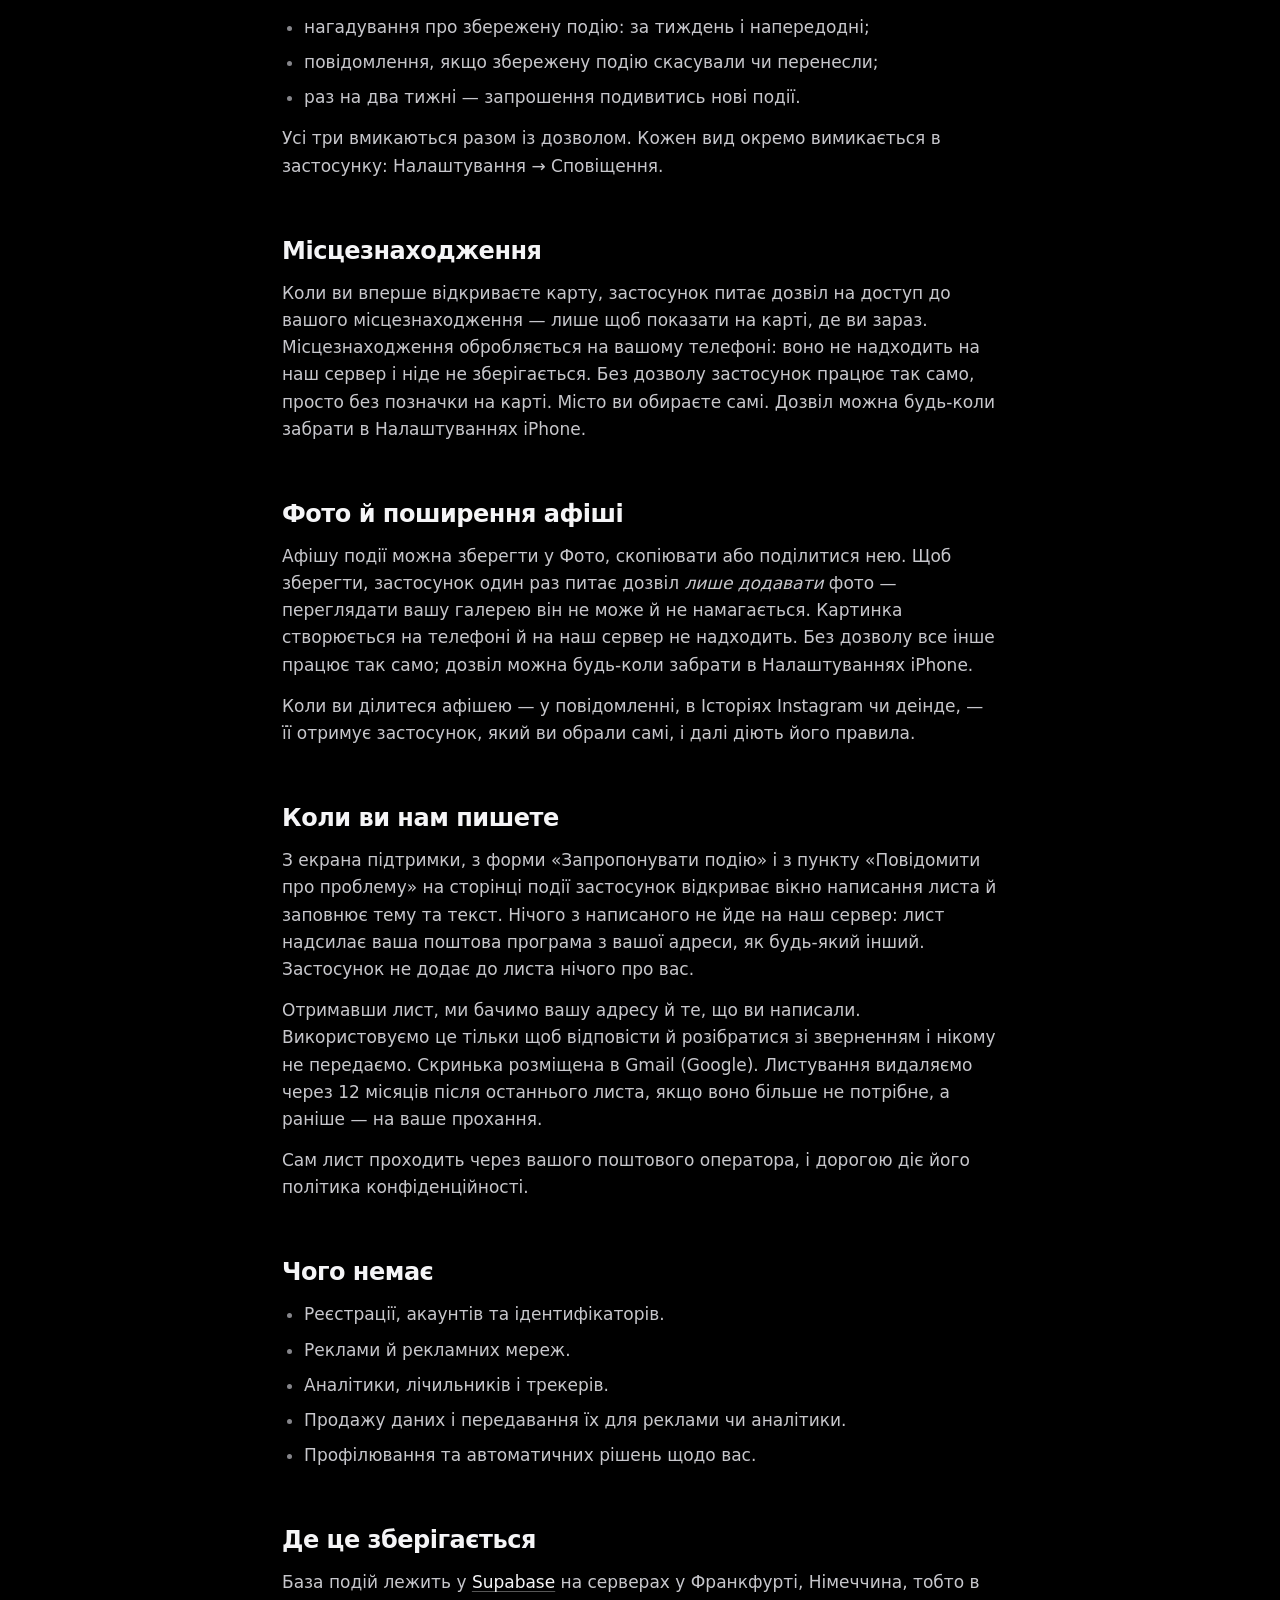
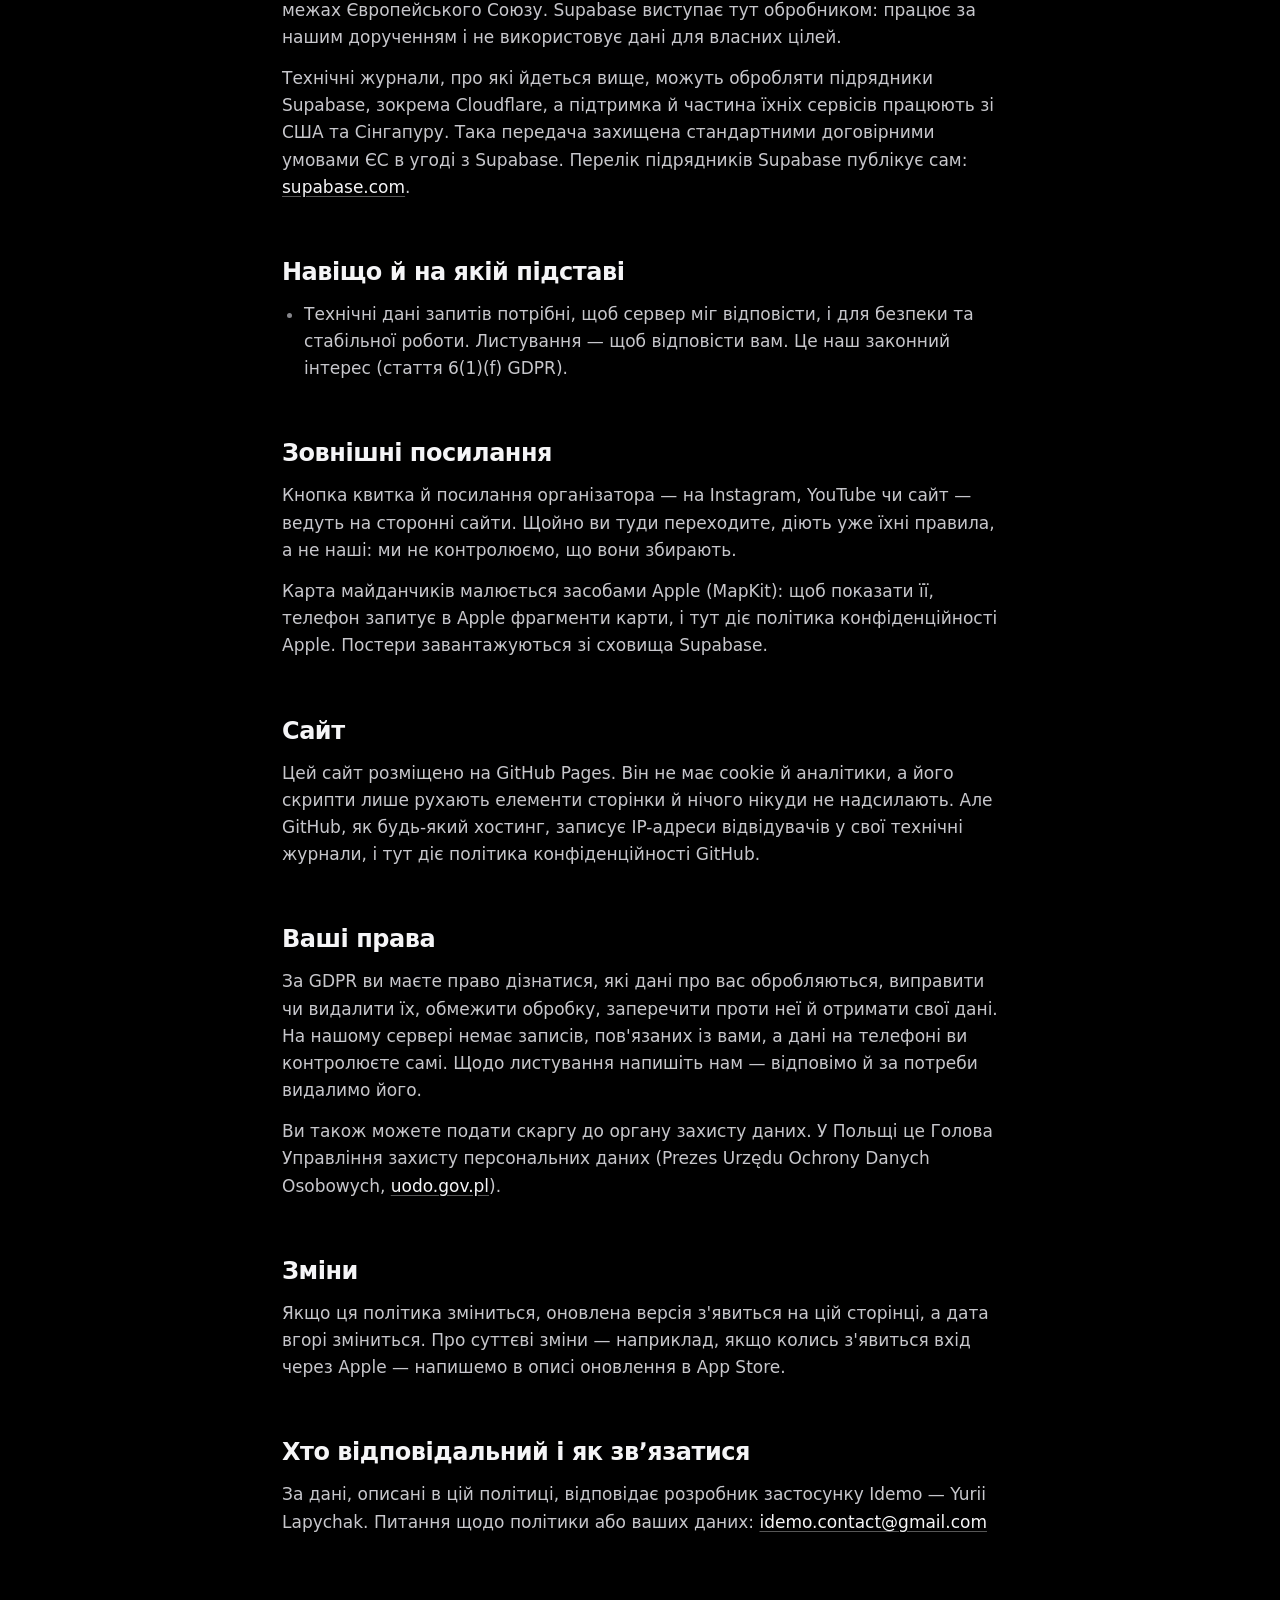
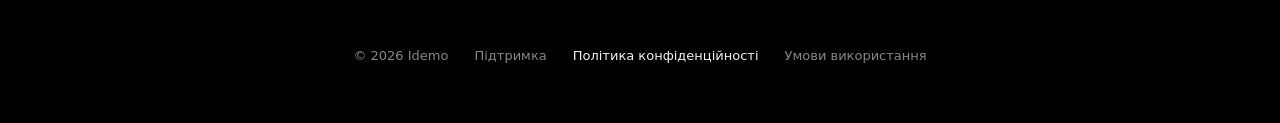
<file: privacy.html>
<!doctype html>
<html lang="uk">
<head>
<meta charset="utf-8">
<meta name="viewport" content="width=device-width, initial-scale=1, viewport-fit=cover">
<title>Політика конфіденційності — Idemo</title>
<meta name="description" content="Які дані збирає застосунок Idemo, де вони зберігаються і що з ними відбувається.">
<meta name="apple-itunes-app" content="app-id=6831377926">
<meta name="theme-color" content="#000000">
<link rel="icon" href="/favicon.svg" type="image/svg+xml">
<link rel="icon" href="/favicon.png" type="image/png">
<link rel="stylesheet" href="/page.css">
</head>
<body>

<header class="wrap nav">
  <a class="brand" href="/"><img src="/icon.png" alt="">Idemo</a>
  <a class="pill" href="https://apps.apple.com/app/id6831377926">Завантажити</a>
</header>

<main class="wrap doc">

<h1>Політика конфіденційності</h1>
<p class="date">Застосунок Idemo · чинна з 4 листопада 2026 року</p>

<p class="lead">
  Коротко: Idemo не питає вашого імені, пошти чи телефону, не створює акаунта
  чи ідентифікатора, не показує реклами, не має аналітики й не продає дані.
  Усе, що ви обираєте в застосунку, зберігається лише на вашому телефоні. Наш
  сервер тільки віддає список подій і постери, однакові для всіх. Нижче —
  детально.
</p>

<h2>Що зберігається на вашому телефоні</h2>
<ul>
  <li>Події, збережені сердечком, разом із їхніми картками — щоб показувати їх
    в «Обраному» й планувати нагадування. Записи про події, що вже минули,
    застосунок забуває сам через тиждень.</li>
  <li>Місто, з якого відкривається стрічка.</li>
  <li>Вибір вигляду: світлий, темний або системний.</li>
  <li>Налаштування нагадувань, черга самих нагадувань і те, чи ви вже бачили
    вступний екран.</li>
  <li>Останній показаний список подій, довідник міст і копії постерів — щоб
    застосунок відкривався одразу, а не з порожнім екраном. Копія постера
    зберігається тиждень, далі завантажується знову.</li>
</ul>
<p>
  Ці дані не надсилаються на наш сервер і нікому не передаються. Вони зникають
  разом із застосунком. Збережену подію можна прибрати й самому, знявши
  сердечко.
</p>

<h2>Що бачить сервер</h2>
<p>
  Щоб показати події й постери, застосунок звертається до сервера, як браузер
  до сайту. При цьому сервер бачить IP-адресу й короткий опис застосунку та
  системи телефона. Запит не містить нічого, що вирізняло б саме вас: ні
  ідентифікатора, ні ваших збережених подій, ні міста.
</p>
<p>
  Ми ці дані не зберігаємо й ні з чим не пов'язуємо. Supabase, де лежить база
  подій, і Cloudflare, через яку проходять запити, на короткий час ведуть
  технічні журнали з IP-адресами. Вони потрібні для стабільної роботи й
  захисту від зловживань.
</p>

<h2>Сповіщення</h2>
<p>
  Усі сповіщення локальні: їх планує сам застосунок на вашому телефоні. Пуш-сервер
  не використовується, пуш-токен не збирається й нікуди не передається.
  Дозвіл на сповіщення питається один раз — коли ви вперше зберігаєте подію, —
  і його можна не давати.
</p>
<p>Застосунок надсилає три види сповіщень:</p>
<ul>
  <li>нагадування про збережену подію: за тиждень і напередодні;</li>
  <li>повідомлення, якщо збережену подію скасували чи перенесли;</li>
  <li>раз на два тижні — запрошення подивитись нові події.</li>
</ul>
<p>
  Усі три вмикаються разом із дозволом. Кожен вид окремо вимикається в
  застосунку: Налаштування → Сповіщення.
</p>

<h2>Місцезнаходження</h2>
<p>
  Коли ви вперше відкриваєте карту, застосунок питає дозвіл на доступ до вашого
  місцезнаходження — лише щоб показати на карті, де ви зараз. Місцезнаходження
  обробляється на вашому телефоні: воно не надходить на наш сервер і ніде не
  зберігається. Без дозволу застосунок працює так само, просто без позначки на
  карті. Місто ви обираєте самі. Дозвіл можна будь-коли забрати в Налаштуваннях
  iPhone.
</p>

<h2>Фото й поширення афіші</h2>
<p>
  Афішу події можна зберегти у Фото, скопіювати або поділитися нею. Щоб
  зберегти, застосунок один раз питає дозвіл <em>лише додавати</em> фото —
  переглядати вашу галерею він не може й не намагається. Картинка створюється
  на телефоні й на наш сервер не надходить. Без дозволу все інше працює так
  само; дозвіл можна будь-коли забрати в Налаштуваннях iPhone.
</p>
<p>
  Коли ви ділитеся афішею — у повідомленні, в Історіях Instagram чи деінде, —
  її отримує застосунок, який ви обрали самі, і далі діють його правила.
</p>

<h2>Коли ви нам пишете</h2>
<p>
  З екрана підтримки, з форми «Запропонувати подію» і з пункту «Повідомити про
  проблему» на сторінці події застосунок відкриває вікно написання листа й
  заповнює тему та текст.
  Нічого з написаного не йде на наш сервер: лист надсилає ваша поштова програма
  з вашої адреси, як будь-який інший. Застосунок не додає до листа нічого про
  вас.
</p>
<p>
  Отримавши лист, ми бачимо вашу адресу й те, що ви написали. Використовуємо це
  тільки щоб відповісти й розібратися зі зверненням і нікому не передаємо.
  Скринька розміщена в Gmail (Google). Листування видаляємо через 12 місяців
  після останнього листа, якщо воно більше не потрібне, а раніше — на ваше
  прохання.
</p>
<p>
  Сам лист проходить через вашого поштового оператора, і дорогою діє його
  політика конфіденційності.
</p>

<h2>Чого немає</h2>
<ul>
  <li>Реєстрації, акаунтів та ідентифікаторів.</li>
  <li>Реклами й рекламних мереж.</li>
  <li>Аналітики, лічильників і трекерів.</li>
  <li>Продажу даних і передавання їх для реклами чи аналітики.</li>
  <li>Профілювання та автоматичних рішень щодо вас.</li>
</ul>

<h2>Де це зберігається</h2>
<p>
  База подій лежить у <a href="https://supabase.com" rel="noopener">Supabase</a>
  на серверах у Франкфурті, Німеччина, тобто в межах Європейського Союзу.
  Supabase виступає тут обробником: працює за нашим дорученням і не використовує
  дані для власних цілей.
</p>
<p>
  Технічні журнали, про які йдеться вище, можуть обробляти підрядники Supabase,
  зокрема Cloudflare, а підтримка й частина їхніх сервісів працюють зі США та
  Сінгапуру. Така передача захищена стандартними договірними умовами ЄС в угоді
  з Supabase. Перелік підрядників Supabase публікує сам:
  <a href="https://supabase.com/legal/customer-resources/subprocessor-list" rel="noopener">supabase.com</a>.
</p>

<h2>Навіщо й на якій підставі</h2>
<ul>
  <li>Технічні дані запитів потрібні, щоб сервер міг відповісти, і для безпеки
    та стабільної роботи. Листування — щоб відповісти вам. Це наш законний
    інтерес (стаття 6(1)(f) GDPR).</li>
</ul>

<h2>Зовнішні посилання</h2>
<p>
  Кнопка квитка й посилання організатора — на Instagram, YouTube чи сайт — ведуть
  на сторонні сайти. Щойно ви туди переходите, діють уже їхні правила, а не
  наші: ми не контролюємо, що вони збирають.
</p>
<p>
  Карта майданчиків малюється засобами Apple (MapKit): щоб показати її, телефон
  запитує в Apple фрагменти карти, і тут діє політика конфіденційності Apple.
  Постери завантажуються зі сховища Supabase.
</p>

<h2>Сайт</h2>
<p>
  Цей сайт розміщено на GitHub Pages. Він не має cookie й аналітики, а його
  скрипти лише рухають елементи сторінки й нічого нікуди не надсилають. Але GitHub, як будь-який хостинг, записує IP-адреси відвідувачів у свої
  технічні журнали, і тут діє політика конфіденційності GitHub.
</p>

<h2>Ваші права</h2>
<p>
  За GDPR ви маєте право дізнатися, які дані про вас обробляються, виправити чи
  видалити їх, обмежити обробку, заперечити проти неї й отримати свої дані.
  На нашому сервері немає записів, пов'язаних із вами, а дані на телефоні ви
  контролюєте самі. Щодо листування напишіть нам — відповімо й за потреби
  видалимо його.
</p>
<p>
  Ви також можете подати скаргу до органу захисту даних. У Польщі це Голова
  Управління захисту персональних даних (Prezes Urzędu Ochrony Danych Osobowych,
  <a href="https://uodo.gov.pl" rel="noopener">uodo.gov.pl</a>).
</p>

<h2>Зміни</h2>
<p>
  Якщо ця політика зміниться, оновлена версія з'явиться на цій сторінці, а дата
  вгорі зміниться. Про суттєві зміни — наприклад, якщо колись з'явиться вхід
  через Apple — напишемо в описі оновлення в App Store.
</p>

<h2>Хто відповідальний і як звʼязатися</h2>
<p>
  За дані, описані в цій політиці, відповідає розробник застосунку Idemo —
  Yurii Lapychak. Питання щодо політики або ваших даних:
  <a href="mailto:idemo.contact@gmail.com">idemo.contact@gmail.com</a>
</p>

</main>

<footer class="wrap foot">
  <span>© 2026 Idemo</span>
  <a href="/support.html">Підтримка</a>
  <a href="/privacy.html" aria-current="page">Політика конфіденційності</a>
  <a href="/terms.html">Умови використання</a>
</footer>

</body>
</html>
</file>
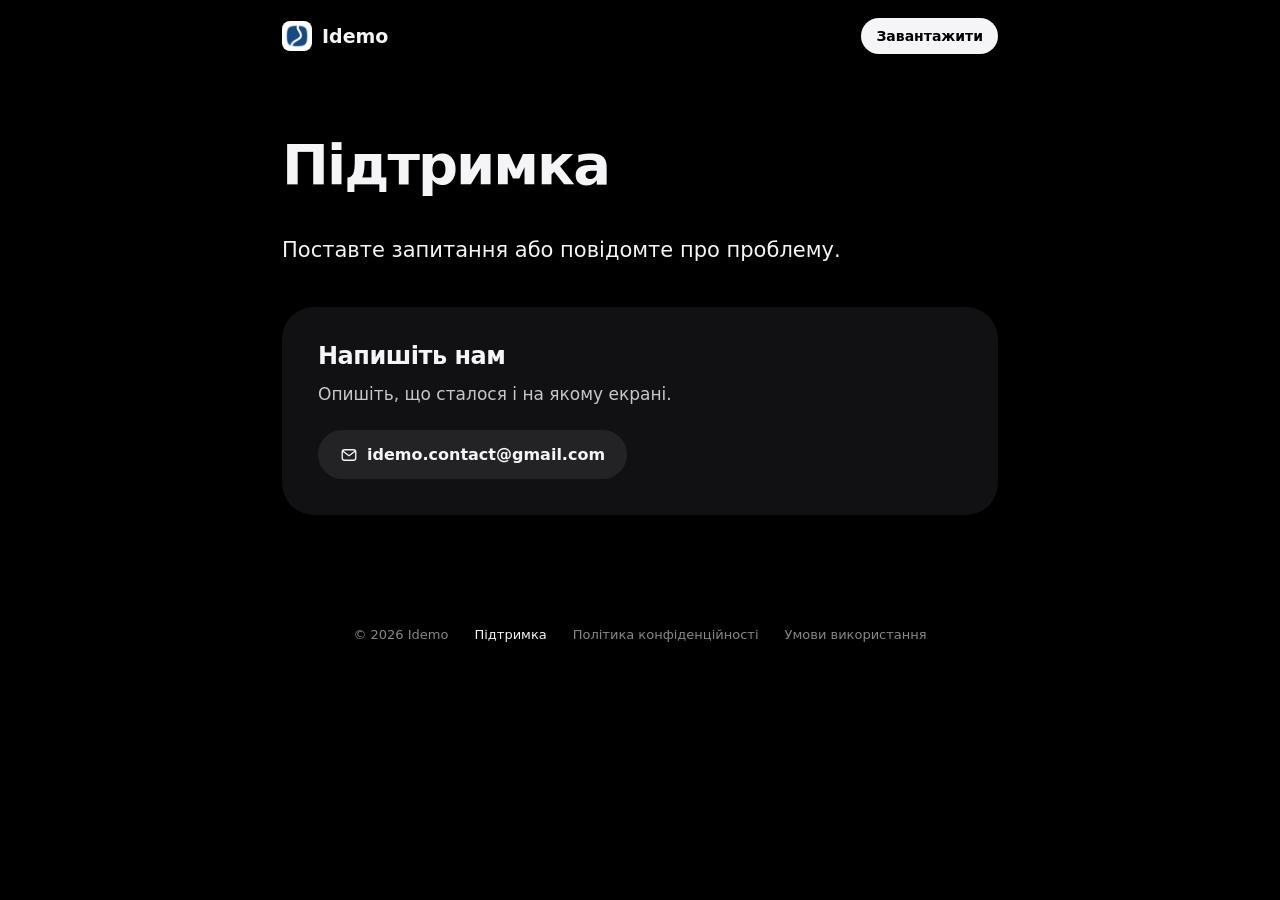
<file: support.html>
<!doctype html>
<html lang="uk">
<head>
<meta charset="utf-8">
<meta name="viewport" content="width=device-width, initial-scale=1, viewport-fit=cover">
<title>Підтримка — Idemo</title>
<meta name="description" content="Питання, проблема чи подія, якої бракує в Idemo — напишіть нам.">
<meta name="apple-itunes-app" content="app-id=6831377926">
<meta name="theme-color" content="#000000">
<link rel="icon" href="/favicon.svg" type="image/svg+xml">
<link rel="icon" href="/favicon.png" type="image/png">
<link rel="stylesheet" href="/page.css">
</head>
<body>

<header class="wrap nav">
  <a class="brand" href="/"><img src="/icon.png" alt="">Idemo</a>
  <a class="pill" href="https://apps.apple.com/app/id6831377926">Завантажити</a>
</header>

<main class="wrap doc">
  <h1>Підтримка</h1>
  <p class="lead">Поставте запитання або повідомте про проблему.</p>

  <div class="cards">
    <section class="card">
      <h2>Напишіть нам</h2>
      <p>Опишіть, що сталося і на якому екрані.</p>
      <a class="btn" href="mailto:idemo.contact@gmail.com?subject=Idemo%3A%20%D0%BF%D1%96%D0%B4%D1%82%D1%80%D0%B8%D0%BC%D0%BA%D0%B0"><svg viewBox="0 0 24 24" aria-hidden="true"><rect x="3" y="5" width="18" height="14" rx="3"/><path d="M4 7l8 6 8-6"/></svg>idemo.contact@gmail.com</a>
    </section>
  </div>
</main>

<footer class="wrap foot">
  <span>© 2026 Idemo</span>
  <a href="/support.html" aria-current="page">Підтримка</a>
  <a href="/privacy.html">Політика конфіденційності</a>
  <a href="/terms.html">Умови використання</a>
</footer>

</body>
</html>
</file>
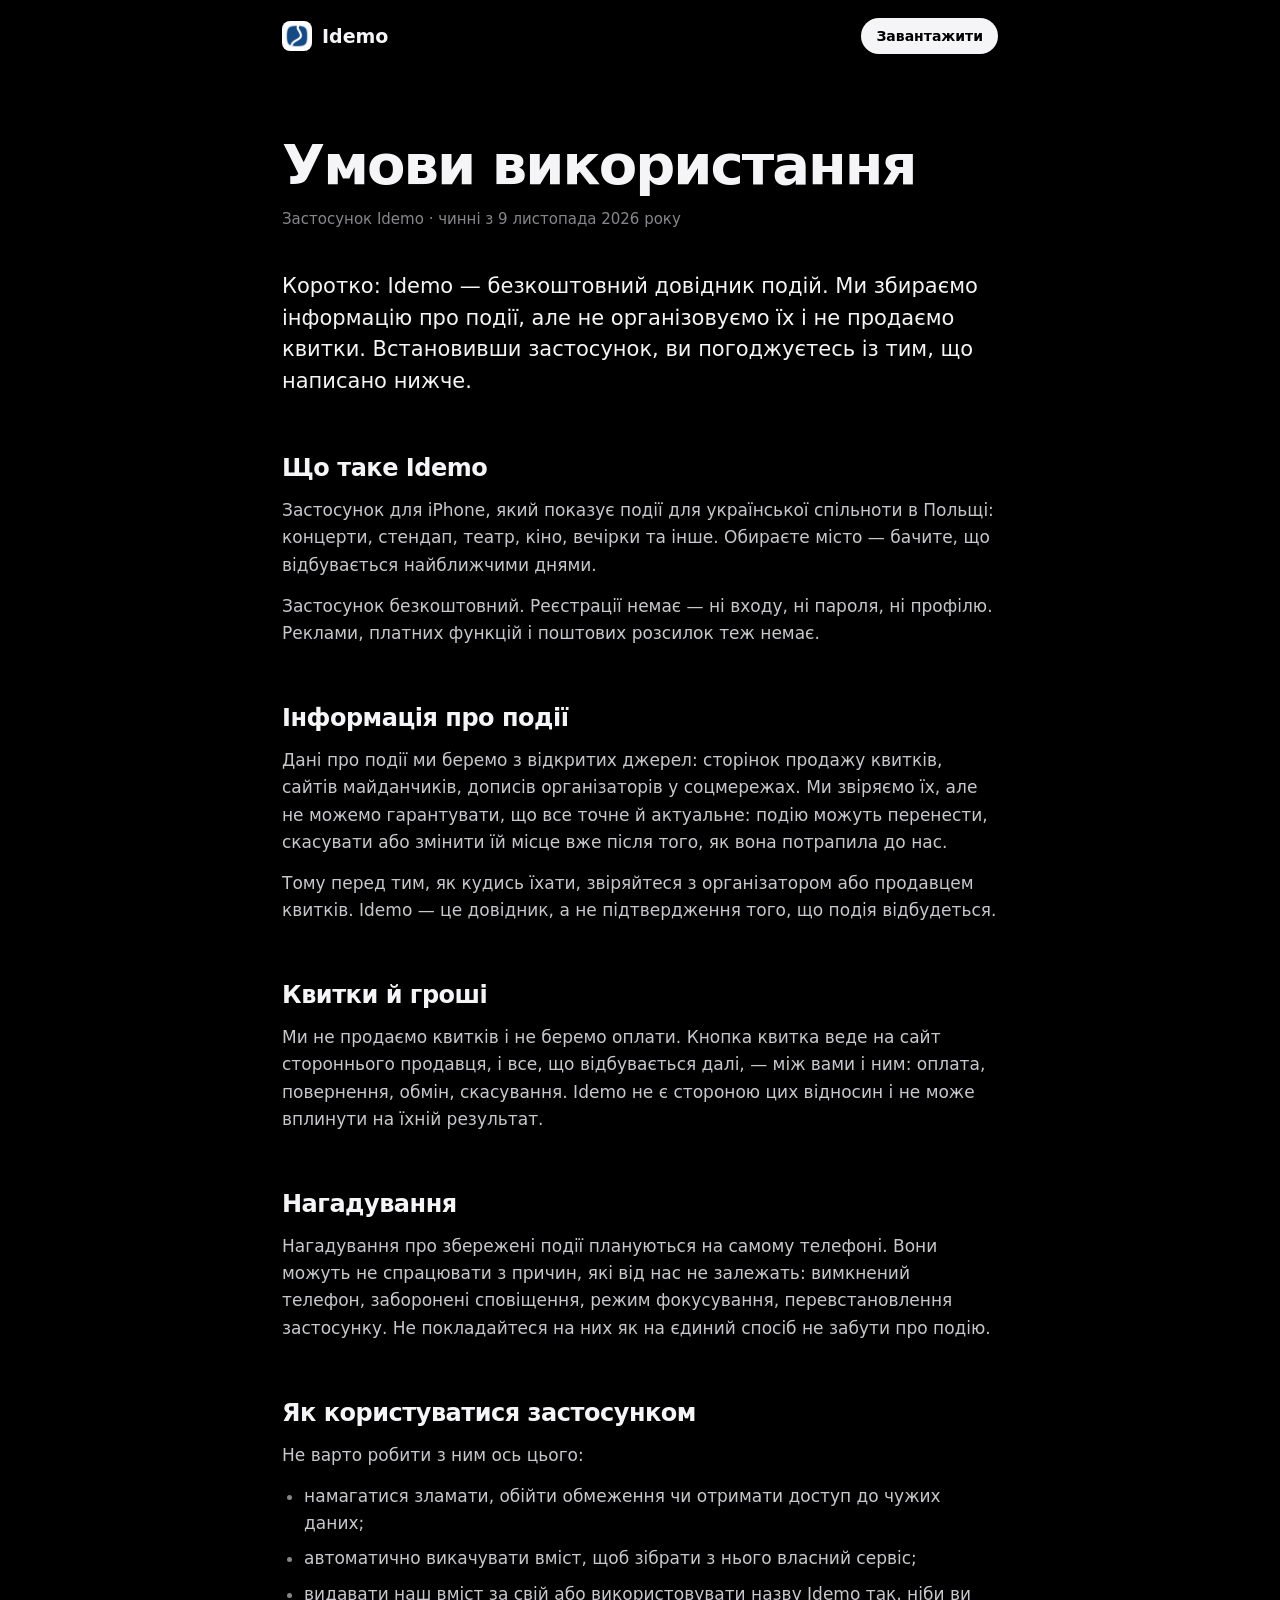
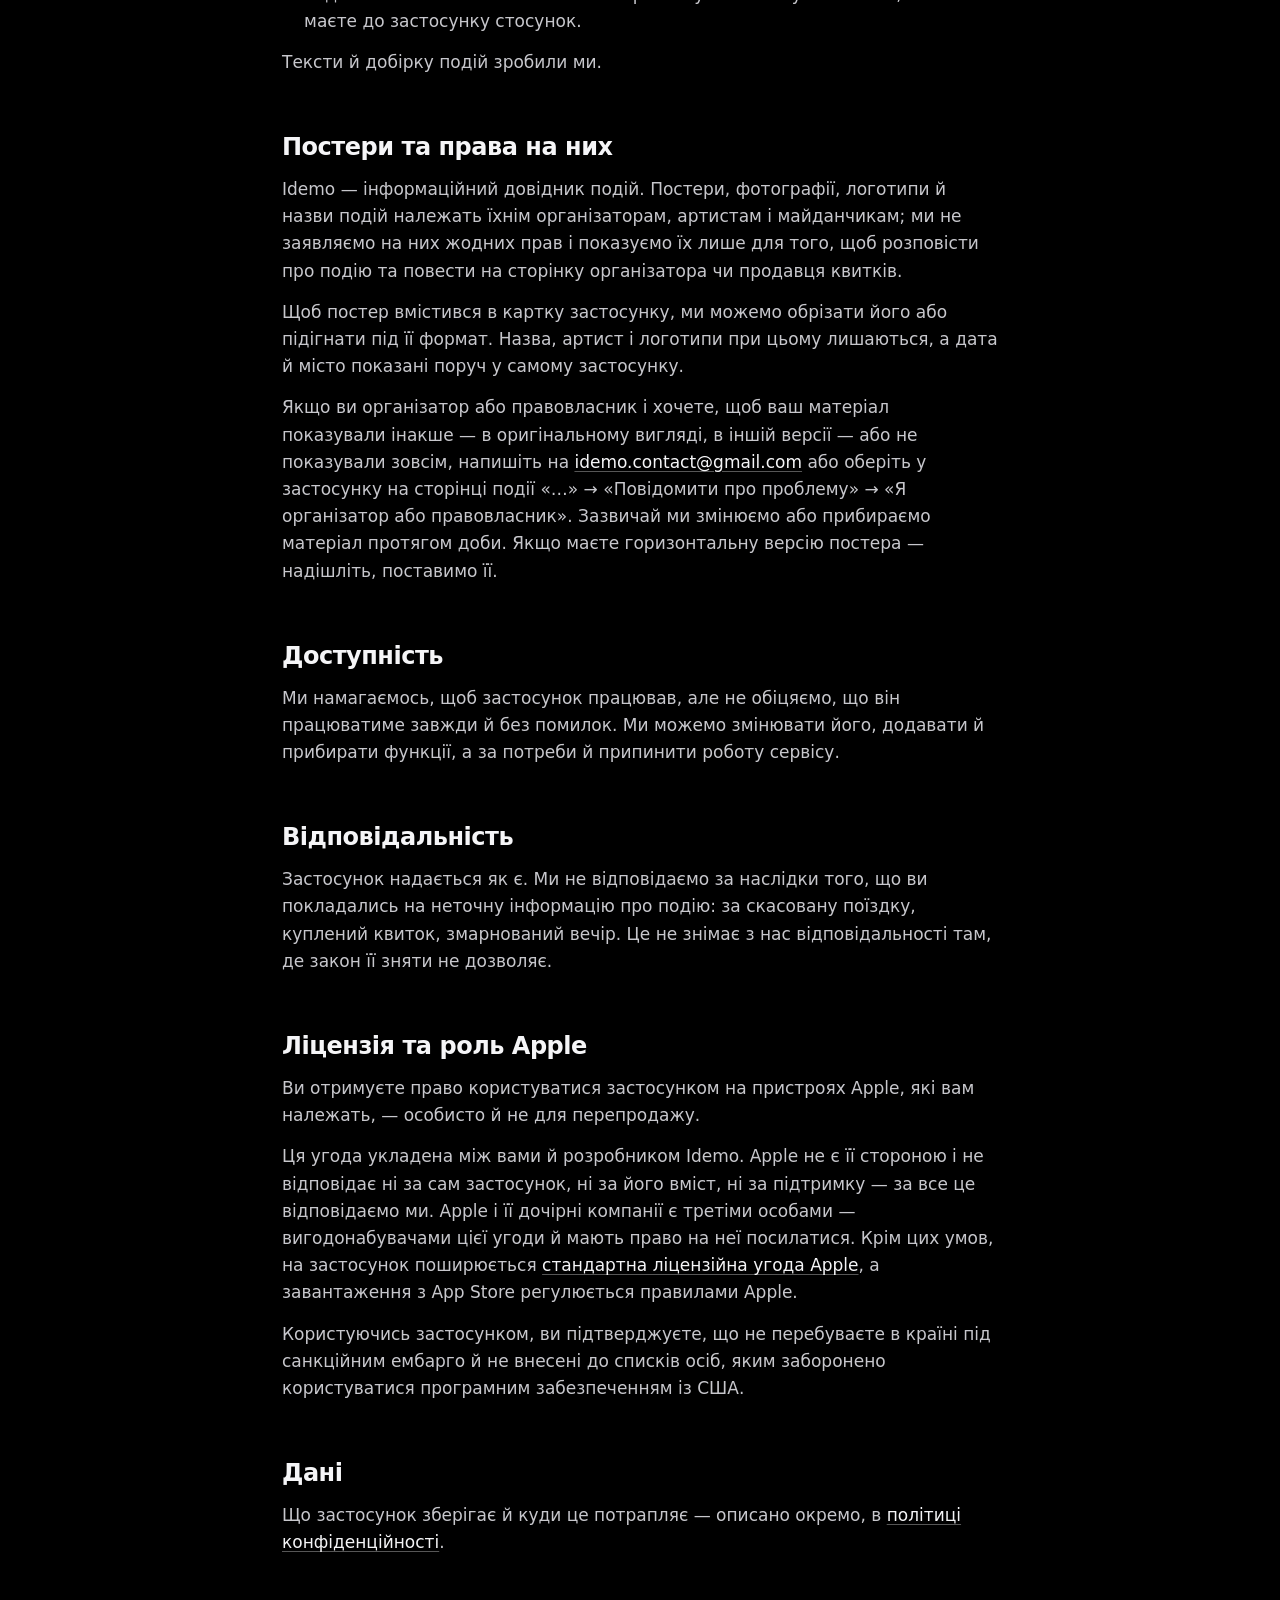
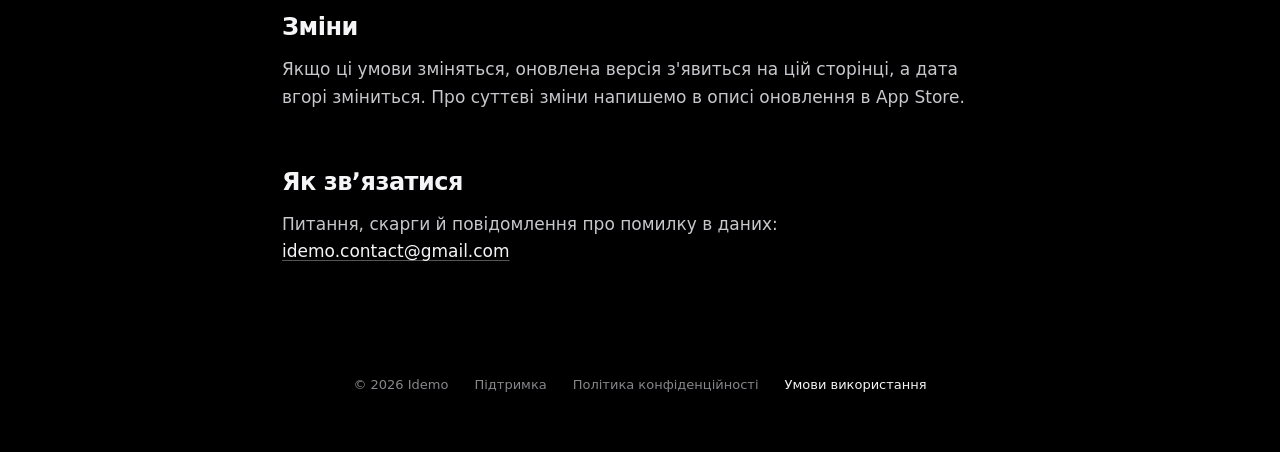
<file: terms.html>
<!doctype html>
<html lang="uk">
<head>
<meta charset="utf-8">
<meta name="viewport" content="width=device-width, initial-scale=1, viewport-fit=cover">
<title>Умови використання — Idemo</title>
<meta name="description" content="Правила користування застосунком Idemo: що він робить, за що відповідає і за що ні.">
<meta name="apple-itunes-app" content="app-id=6831377926">
<meta name="theme-color" content="#000000">
<link rel="icon" href="/favicon.svg" type="image/svg+xml">
<link rel="icon" href="/favicon.png" type="image/png">
<link rel="stylesheet" href="/page.css">
</head>
<body>

<header class="wrap nav">
  <a class="brand" href="/"><img src="/icon.png" alt="">Idemo</a>
  <a class="pill" href="https://apps.apple.com/app/id6831377926">Завантажити</a>
</header>

<main class="wrap doc">

<h1>Умови використання</h1>
<p class="date">Застосунок Idemo · чинні з 9 листопада 2026 року</p>

<p class="lead">
  Коротко: Idemo — безкоштовний довідник подій. Ми збираємо інформацію про
  події, але не організовуємо їх і не продаємо квитки. Встановивши застосунок,
  ви погоджуєтесь із тим, що написано нижче.
</p>

<h2>Що таке Idemo</h2>
<p>
  Застосунок для iPhone, який показує події для української спільноти в Польщі:
  концерти, стендап, театр, кіно, вечірки та інше. Обираєте місто — бачите, що
  відбувається найближчими днями.
</p>
<p>
  Застосунок безкоштовний. Реєстрації немає — ні входу, ні пароля, ні профілю.
  Реклами, платних функцій і поштових розсилок теж немає.
</p>

<h2>Інформація про події</h2>
<p>
  Дані про події ми беремо з відкритих джерел: сторінок продажу квитків, сайтів
  майданчиків, дописів організаторів у соцмережах. Ми звіряємо їх, але не
  можемо гарантувати, що все точне й актуальне: подію можуть перенести,
  скасувати або змінити їй місце вже після того, як вона потрапила до нас.
</p>
<p>
  Тому перед тим, як кудись їхати, звіряйтеся з організатором або продавцем
  квитків. Idemo — це довідник, а не підтвердження того, що подія відбудеться.
</p>

<h2>Квитки й гроші</h2>
<p>
  Ми не продаємо квитків і не беремо оплати. Кнопка квитка веде на сайт
  стороннього продавця, і все, що відбувається далі, — між вами і ним: оплата,
  повернення, обмін, скасування. Idemo не є стороною цих відносин і не може
  вплинути на їхній результат.
</p>

<h2>Нагадування</h2>
<p>
  Нагадування про збережені події плануються на самому телефоні. Вони можуть не
  спрацювати з причин, які від нас не залежать: вимкнений телефон, заборонені
  сповіщення, режим фокусування, перевстановлення застосунку. Не покладайтеся на
  них як на єдиний спосіб не забути про подію.
</p>

<h2>Як користуватися застосунком</h2>
<p>Не варто робити з ним ось цього:</p>
<ul>
  <li>намагатися зламати, обійти обмеження чи отримати доступ до чужих даних;</li>
  <li>автоматично викачувати вміст, щоб зібрати з нього власний сервіс;</li>
  <li>видавати наш вміст за свій або використовувати назву Idemo так, ніби ви
    маєте до застосунку стосунок.</li>
</ul>
<p>
  Тексти й добірку подій зробили ми.
</p>

<h2>Постери та права на них</h2>
<p>
  Idemo — інформаційний довідник подій. Постери, фотографії, логотипи й назви
  подій належать їхнім організаторам, артистам і майданчикам; ми не заявляємо на
  них жодних прав і показуємо їх лише для того, щоб розповісти про подію та
  повести на сторінку організатора чи продавця квитків.
</p>
<p>
  Щоб постер вмістився в картку застосунку, ми можемо обрізати його або підігнати
  під її формат. Назва, артист і логотипи при цьому лишаються, а дата й місто
  показані поруч у самому застосунку.
</p>
<p>
  Якщо ви організатор або правовласник і хочете, щоб ваш матеріал показували
  інакше — в оригінальному вигляді, в іншій версії — або не показували зовсім,
  напишіть на <a href="mailto:idemo.contact@gmail.com?subject=Idemo%3A%20%D0%BF%D1%80%D0%B0%D0%B2%D0%BE%D0%B2%D0%BB%D0%B0%D1%81%D0%BD%D0%B8%D0%BA">idemo.contact@gmail.com</a>
  або оберіть у застосунку на сторінці події «…» → «Повідомити про проблему» →
  «Я організатор або правовласник». Зазвичай ми змінюємо або прибираємо
  матеріал протягом доби. Якщо маєте горизонтальну версію постера — надішліть, поставимо її.
</p>

<h2>Доступність</h2>
<p>
  Ми намагаємось, щоб застосунок працював, але не обіцяємо, що він працюватиме
  завжди й без помилок. Ми можемо змінювати його, додавати й прибирати функції,
  а за потреби й припинити роботу сервісу.
</p>

<h2>Відповідальність</h2>
<p>
  Застосунок надається як є. Ми не відповідаємо за наслідки того, що ви
  покладались на неточну інформацію про подію: за скасовану поїздку, куплений
  квиток, змарнований вечір. Це не знімає з нас відповідальності там, де закон
  її зняти не дозволяє.
</p>

<h2>Ліцензія та роль Apple</h2>
<p>
  Ви отримуєте право користуватися застосунком на пристроях Apple, які вам
  належать, — особисто й не для перепродажу.
</p>
<p>
  Ця угода укладена між вами й розробником Idemo. Apple не є її стороною і не
  відповідає ні за сам застосунок, ні за його вміст, ні за підтримку — за все це
  відповідаємо ми. Apple і її дочірні компанії є третіми особами —
  вигодонабувачами цієї угоди й мають право на неї посилатися. Крім цих умов,
  на застосунок поширюється
  <a href="https://www.apple.com/legal/internet-services/itunes/dev/stdeula/" rel="noopener">стандартна
  ліцензійна угода Apple</a>, а завантаження з App Store регулюється правилами
  Apple.
</p>
<p>
  Користуючись застосунком, ви підтверджуєте, що не перебуваєте в країні під
  санкційним ембарго й не внесені до списків осіб, яким заборонено користуватися
  програмним забезпеченням із США.
</p>

<h2>Дані</h2>
<p>
  Що застосунок зберігає й куди це потрапляє — описано окремо, в
  <a href="./privacy.html">політиці конфіденційності</a>.
</p>

<h2>Зміни</h2>
<p>
  Якщо ці умови зміняться, оновлена версія з'явиться на цій сторінці, а дата
  вгорі зміниться. Про суттєві зміни напишемо в описі оновлення в App Store.
</p>

<h2>Як звʼязатися</h2>
<p>
  Питання, скарги й повідомлення про помилку в даних:
  <a href="mailto:idemo.contact@gmail.com">idemo.contact@gmail.com</a>
</p>

</main>

<footer class="wrap foot">
  <span>© 2026 Idemo</span>
  <a href="/support.html">Підтримка</a>
  <a href="/privacy.html">Політика конфіденційності</a>
  <a href="/terms.html" aria-current="page">Умови використання</a>
</footer>

</body>
</html>
</file>
<file: page.css>
/* Спільний вигляд сторінок підтримки, політики, умов і 404 — у тому
   самому стилі, що й головна: чорне тло, білий текст, сірі пояснення,
   темно-сірі картки, системний шрифт. Кольори й відступи збігаються з
   index.html. */
:root {
  color-scheme: dark;
  --bg: #000000;
  --text: #f5f5f7;
  --gray: #86868b;
  --soft: #c7c7cc;
  --line: rgba(255, 255, 255, .1);
  --surface: #111113;
  --raised: #232326;
  --font: -apple-system, BlinkMacSystemFont, "SF Pro Display", "SF Pro Text", system-ui, "Segoe UI", Roboto, sans-serif;
}
* { box-sizing: border-box; }
body {
  margin: 0;
  background: var(--bg);
  color: var(--text);
  font-family: var(--font);
  font-size: 17px;
  line-height: 1.6;
  -webkit-font-smoothing: antialiased;
}
a { color: inherit; }
[hidden] { display: none !important; }
a:focus-visible { outline: 2px solid var(--text); outline-offset: 4px; }

.wrap {
  max-width: 760px;
  margin: 0 auto;
  padding-left: max(22px, env(safe-area-inset-left, 0px));
  padding-right: max(22px, env(safe-area-inset-right, 0px));
}

/* Шапка, як на головній. */
.nav { display: flex; align-items: center; justify-content: space-between; gap: 12px; padding-block: 18px; }
.brand { display: flex; align-items: center; gap: 10px; font-weight: 600; font-size: 19px; text-decoration: none; }
.brand img { width: 30px; height: 30px; border-radius: 8px; }
.pill { background: var(--text); color: #000; border-radius: 999px; padding: 7px 15px; font-size: 14px; font-weight: 600; text-decoration: none; white-space: nowrap; }

/* ---------- Текст документа ---------- */
.doc { padding-block: 64px 40px; }
.doc h1 { margin: 0; font-size: clamp(40px, 7vw, 56px); line-height: 1.05; font-weight: 800; letter-spacing: -.035em; text-wrap: balance; }
.doc .date { margin: 12px 0 0; color: var(--gray); font-size: 15px; }
.doc .lead { margin: 40px 0 0; font-size: 21px; line-height: 1.5; color: var(--text); }
.doc h2 { margin: 56px 0 0; font-size: 24px; line-height: 1.25; font-weight: 700; letter-spacing: -.02em; text-wrap: balance; }
.doc p, .doc ul, .doc ol { margin: 14px 0 0; color: var(--soft); }
.doc ul, .doc ol { padding-left: 1.3em; }
.doc li + li { margin-top: 8px; }
.doc li::marker { color: var(--gray); }
.doc strong, .doc b { color: var(--text); font-weight: 600; }
.doc a { color: var(--text); text-decoration-color: rgba(245, 245, 247, .35); text-underline-offset: 3px; }
.doc a:hover { text-decoration-color: var(--text); }

/* ---------- Картки (підтримка, 404) ---------- */
.cards { display: grid; gap: 16px; margin-top: 40px; }
.card { background: var(--surface); border-radius: 32px; padding: 34px 36px 36px; }
.doc .card h2 { margin: 0; font-size: 24px; }
.doc .card p { margin: 10px 0 0; color: var(--soft); }
.card .btn { margin-top: 22px; }
.btn { display: inline-flex; align-items: center; gap: 9px; max-width: 100%; background: var(--raised); color: var(--text); border-radius: 999px; padding: 12px 22px; font-weight: 600; font-size: 16px; text-decoration: none; overflow-wrap: anywhere; transition: background .2s; }
.btn:hover { background: #2e2e32; }
.btn svg { width: 18px; height: 18px; flex: none; fill: none; stroke: currentColor; stroke-width: 1.8; stroke-linecap: round; stroke-linejoin: round; }
.btn.light { background: var(--text); color: #000; }
.btn.light svg { fill: currentColor; stroke: none; }
.btn.light:hover { background: #fff; }
.note { margin-top: 16px; color: var(--gray); font-size: 15px; }

/* ---------- Низ, як на головній ---------- */
.foot { display: flex; flex-wrap: wrap; justify-content: center; gap: 10px 26px; padding-block: 70px 56px; color: var(--gray); font-size: 13px; }
.foot a { color: var(--gray); text-decoration: none; }
.foot a:hover, .foot a[aria-current] { color: var(--text); }

@media (max-width: 600px) {
  .doc { padding-block: 40px 24px; }
  .doc .lead { font-size: 19px; margin-top: 28px; }
  .doc h2 { margin-top: 44px; font-size: 22px; }
  .card { padding: 28px 24px 30px; }
}
@media (prefers-reduced-motion: reduce) { .btn { transition: none; } }
</file>
